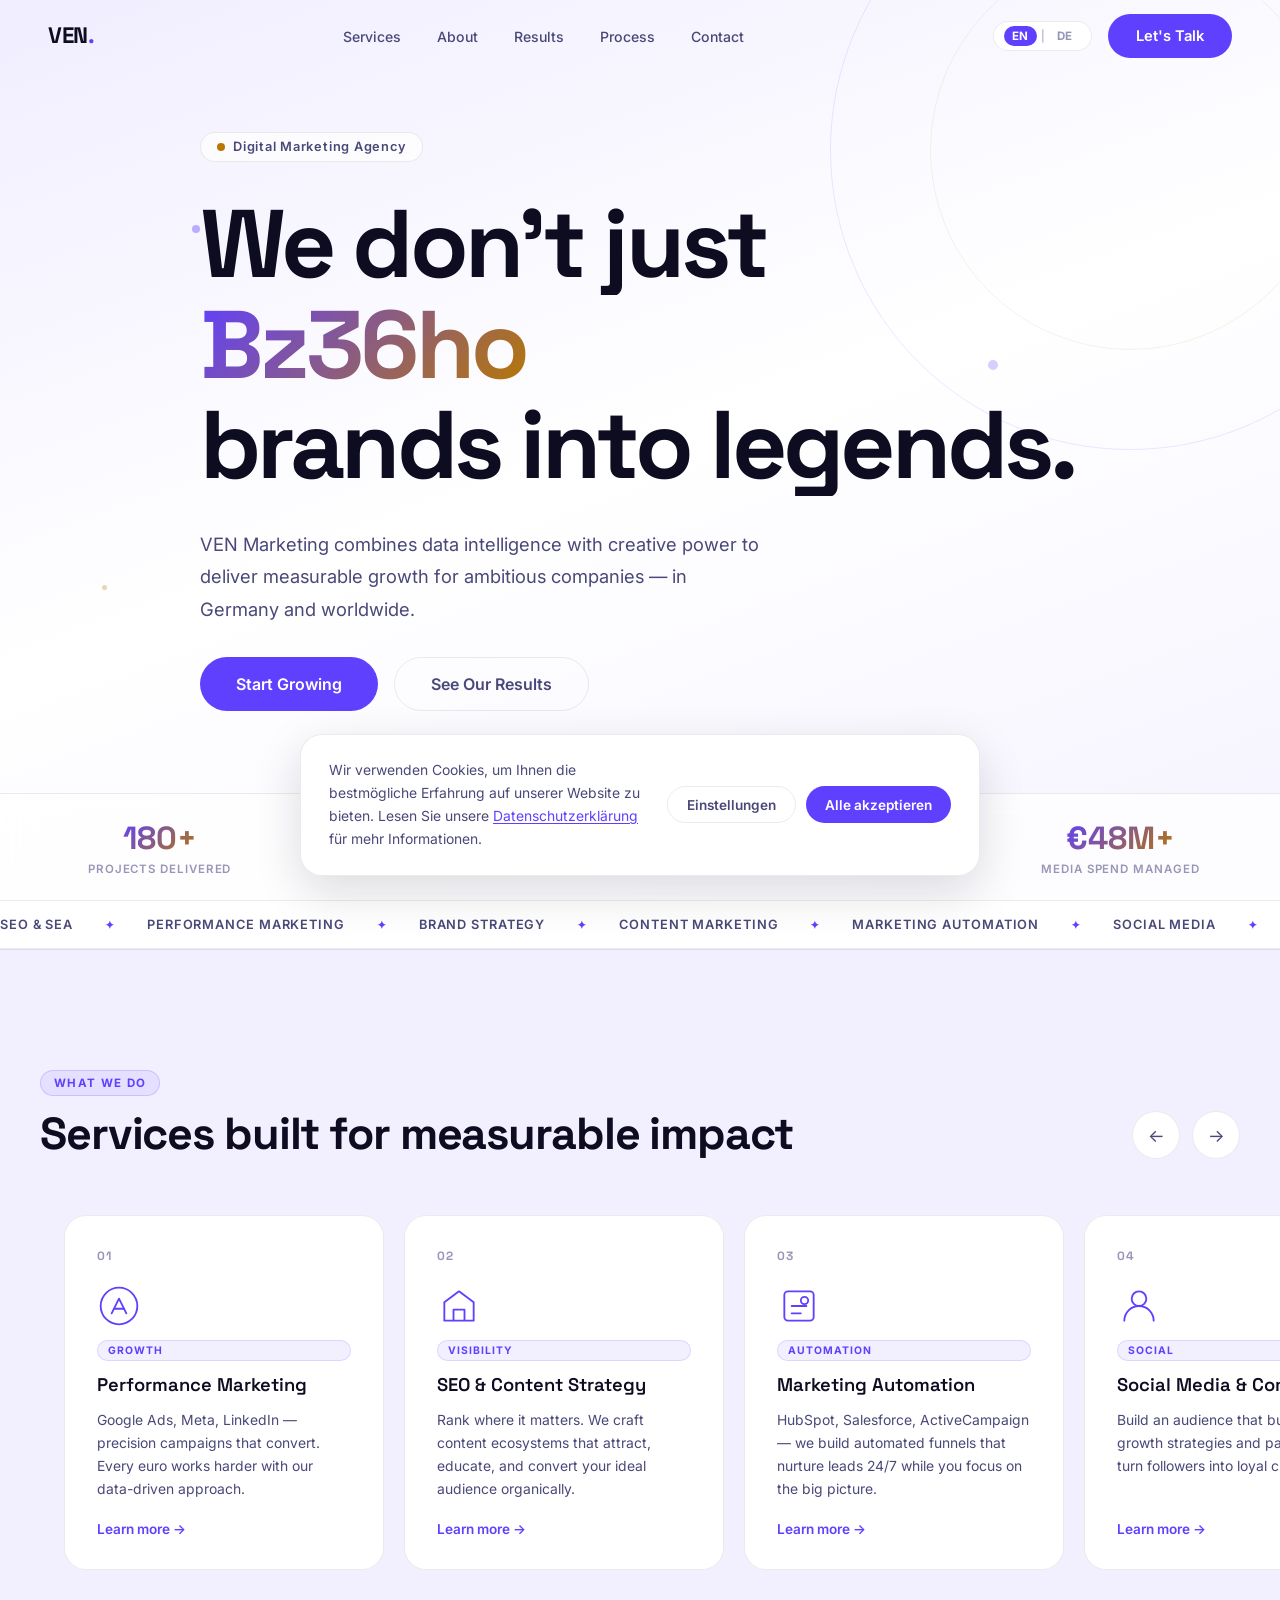
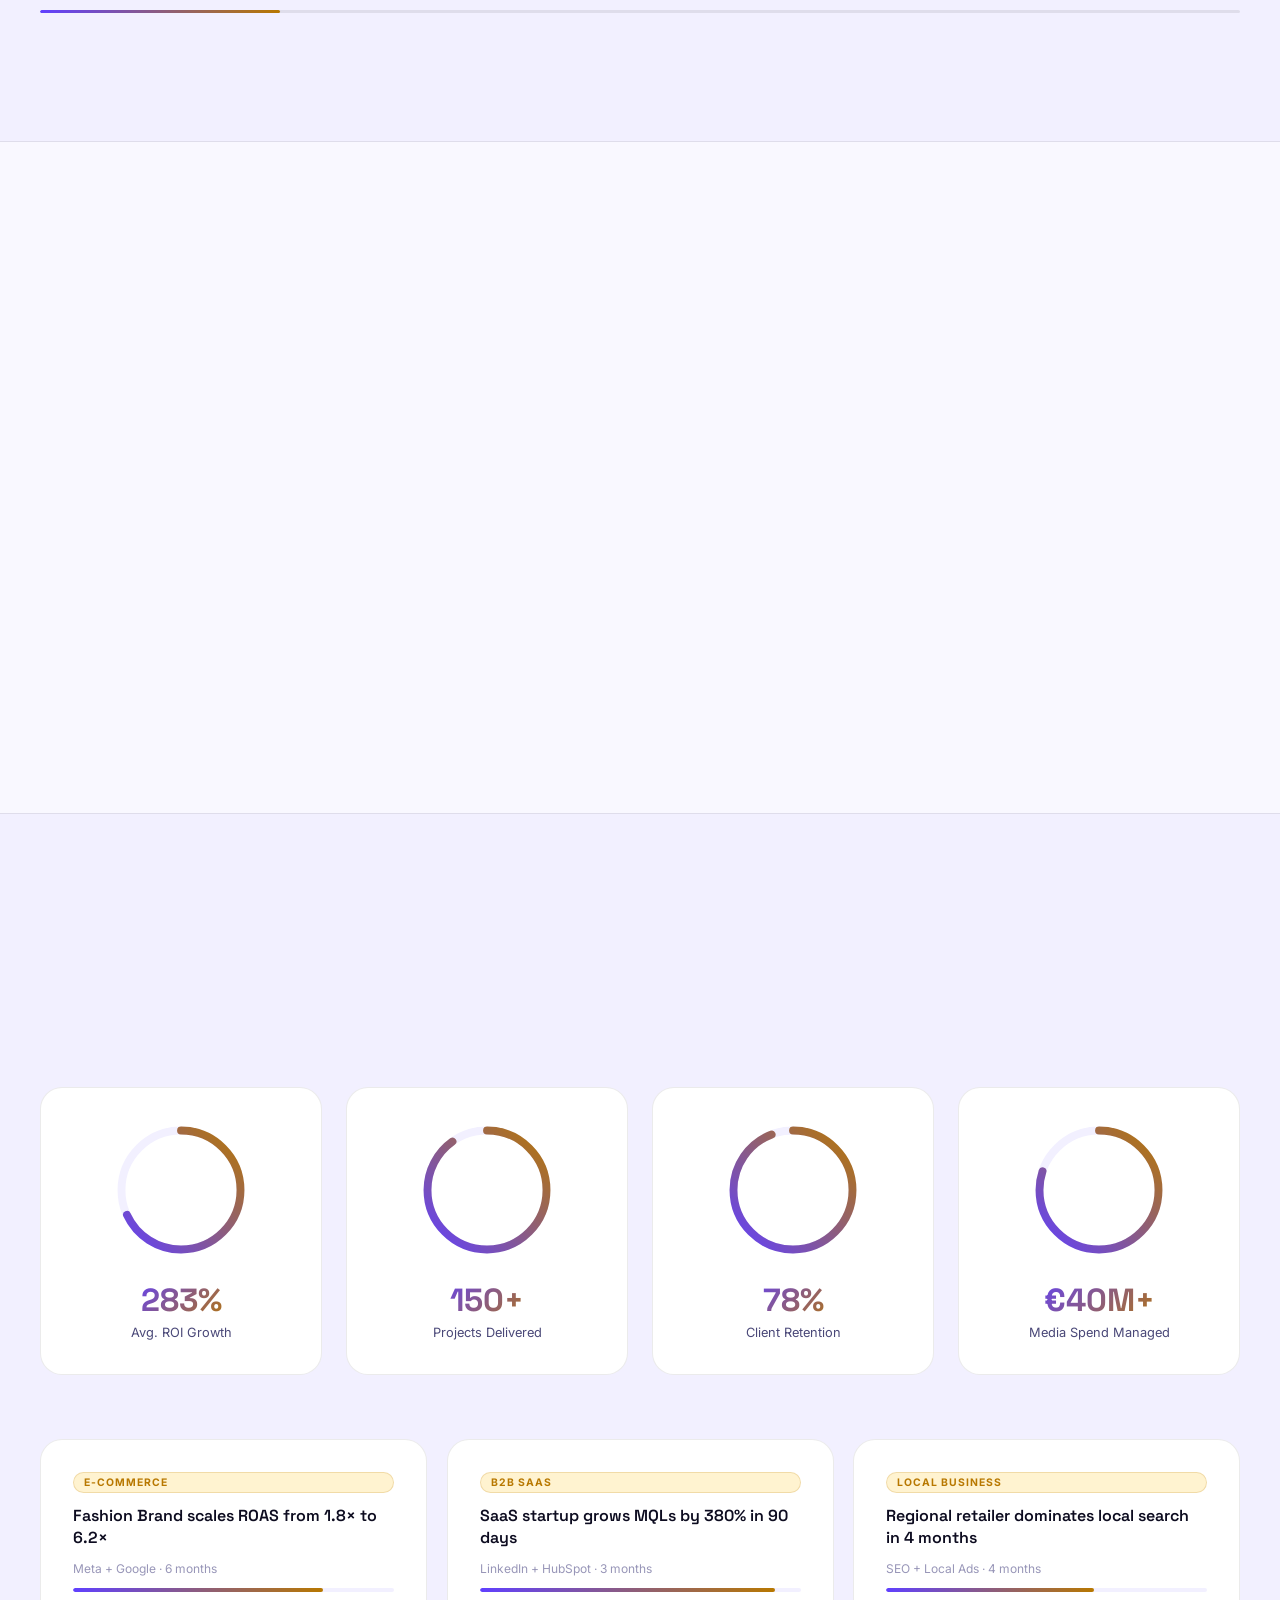
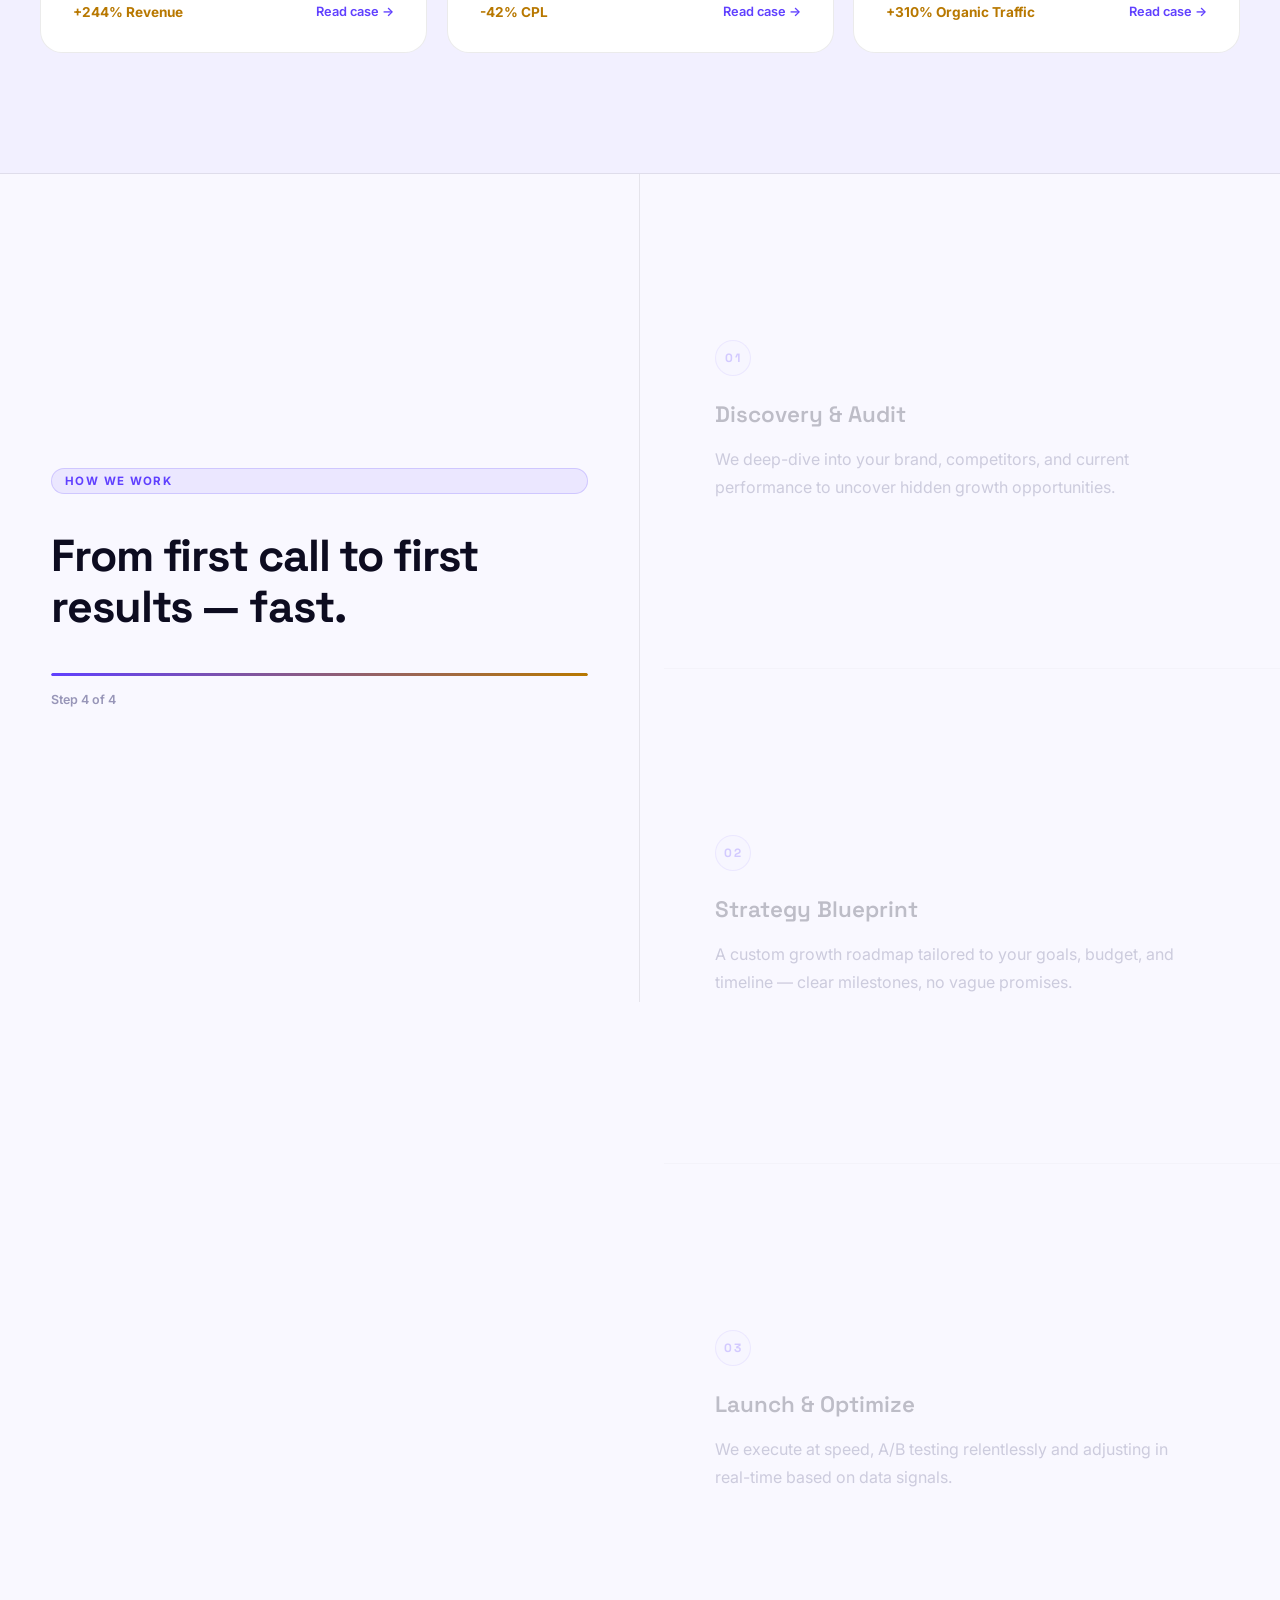
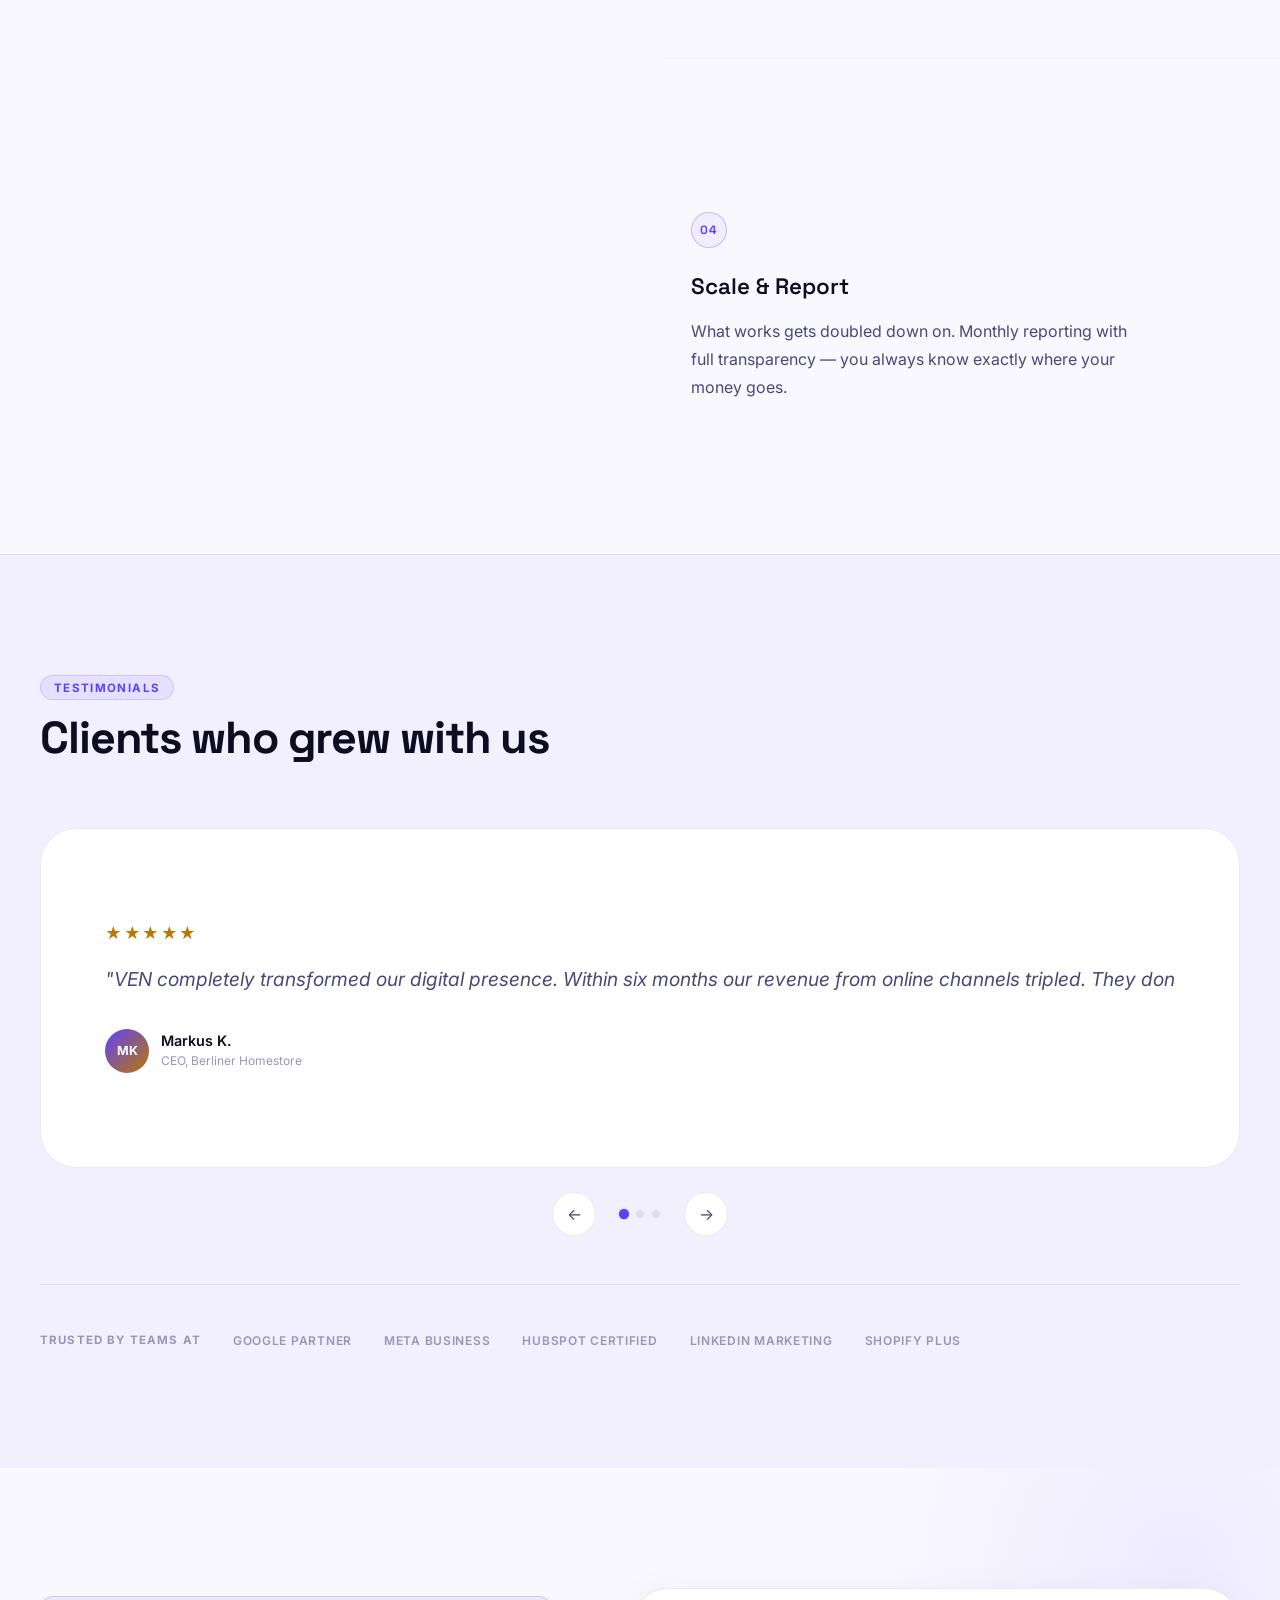
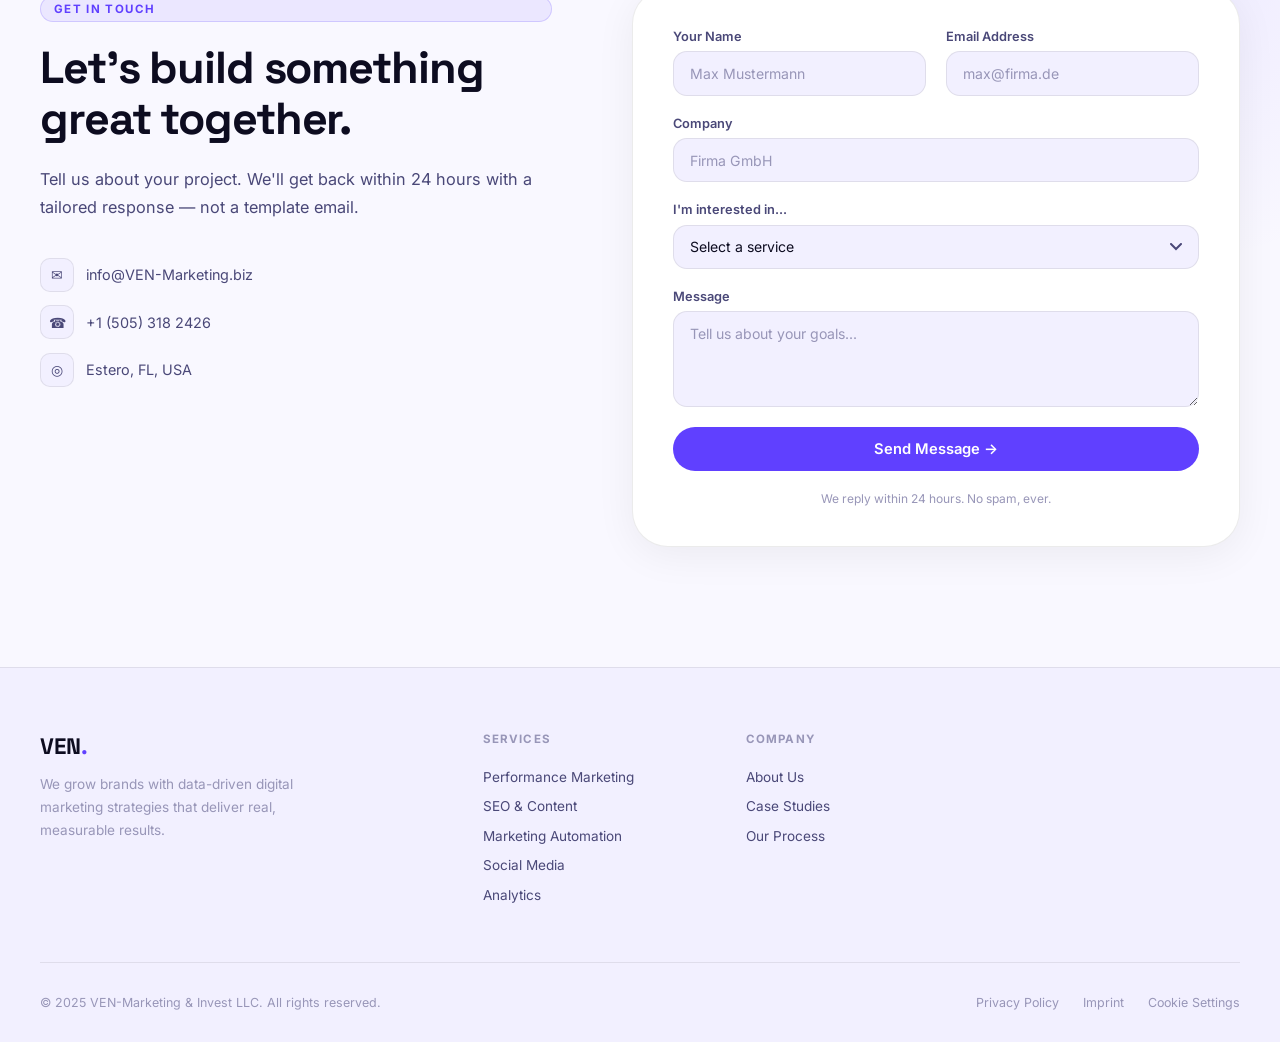
<file: index.html>
<!DOCTYPE html>
<html lang="en">
<head>
  <meta charset="UTF-8" />
  <meta name="viewport" content="width=device-width, initial-scale=1.0" />
  <title>VEN Marketing — We Grow Brands</title>
  <meta name="description" content="VEN Marketing — Digital strategy, performance marketing, and brand growth." />
  <link rel="stylesheet" href="css/style.css" />
  <link rel="stylesheet" href="css/legal.css" />
  <link rel="preconnect" href="https://fonts.googleapis.com" />
  <link rel="preconnect" href="https://fonts.gstatic.com" crossorigin />
  <link href="https://fonts.googleapis.com/css2?family=Inter:wght@300;400;500;600;700&family=Space+Grotesk:wght@400;500;600;700&display=swap" rel="stylesheet" />
</head>
<body>

<!-- Blob cursor -->
<div class="blob" id="blob"></div>

<!-- Loader -->
<div class="loader" id="loader">
  <div class="loader__inner">
    <div class="loader__logo">VEN<span>.</span></div>
    <div class="loader__bar"><div class="loader__fill" id="loaderFill"></div></div>
  </div>
</div>

<!-- NAV -->
<nav class="nav" id="nav">
  <a href="#hero" class="nav__logo">VEN<span class="nav__dot">.</span></a>
  <ul class="nav__links">
    <li><a href="#services" class="nav__link" data-en="Services" data-de="Leistungen">Services</a></li>
    <li><a href="#about"    class="nav__link" data-en="About"    data-de="Über uns">About</a></li>
    <li><a href="#results"  class="nav__link" data-en="Results"  data-de="Ergebnisse">Results</a></li>
    <li><a href="#process"  class="nav__link" data-en="Process"  data-de="Prozess">Process</a></li>
    <li><a href="#contact"  class="nav__link" data-en="Contact"  data-de="Kontakt">Contact</a></li>
  </ul>
  <div class="nav__right">
    <button class="lang-toggle" id="langToggle" aria-label="Toggle language">
      <span class="lang-toggle__opt active" data-lang="en">EN</span>
      <span class="lang-toggle__sep">|</span>
      <span class="lang-toggle__opt" data-lang="de">DE</span>
    </button>
    <a href="#contact" class="btn btn--primary magnetic" data-en="Let's Talk" data-de="Gespräch">Let's Talk</a>
    <button class="nav__burger" id="burger" aria-label="Menu">
      <span></span><span></span><span></span>
    </button>
  </div>
</nav>

<div class="mobile-menu" id="mobileMenu">
  <ul>
    <li><a href="#services" data-en="Services" data-de="Leistungen">Services</a></li>
    <li><a href="#about"    data-en="About"    data-de="Über uns">About</a></li>
    <li><a href="#results"  data-en="Results"  data-de="Ergebnisse">Results</a></li>
    <li><a href="#process"  data-en="Process"  data-de="Prozess">Process</a></li>
    <li><a href="#contact"  data-en="Contact"  data-de="Kontakt">Contact</a></li>
  </ul>
  <a href="#contact" class="btn btn--primary" data-en="Let's Talk" data-de="Gespräch starten">Let's Talk</a>
</div>

<!-- ══ HERO ══════════════════════════════════════════════════════ -->
<section class="hero" id="hero">
  <div class="hero__ring hero__ring--1"></div>
  <div class="hero__ring hero__ring--2"></div>
  <div class="hero__dot hero__dot--a"></div>
  <div class="hero__dot hero__dot--b"></div>
  <div class="hero__dot hero__dot--c"></div>

  <div class="hero__body" id="heroBody">
    <div class="hero__badge">
      <span class="hero__pulse"></span>
      <span data-en="Digital Marketing Agency" data-de="Digitale Marketing-Agentur">Digital Marketing Agency</span>
    </div>

    <h1 class="hero__title" id="heroParallax">
      <span class="hero__row" data-depth="0.2">
        <span class="hero__row-text" data-en="We don't just" data-de="Wir machen nicht nur">We don't just</span>
      </span>
      <span class="hero__row hero__row--word" data-depth="0.6">
        <span class="hero__word-slot">
          <span class="hero__word" id="heroWord">ignite</span>
        </span>
      </span>
      <span class="hero__row" data-depth="0.15">
        <span class="hero__row-text" data-en="brands into legends." data-de="Marken zu Legenden.">brands into legends.</span>
      </span>
    </h1>

    <p class="hero__sub"
       data-en="VEN Marketing combines data intelligence with creative power to deliver measurable growth for ambitious companies — in Germany and worldwide."
       data-de="VEN Marketing verbindet Datenintelligenz mit kreativer Stärke, um messbares Wachstum für ambitionierte Unternehmen zu erzielen — in Deutschland und weltweit.">
      VEN Marketing combines data intelligence with creative power to deliver measurable growth for ambitious companies — in Germany and worldwide.
    </p>

    <div class="hero__actions">
      <a href="#contact" class="btn btn--primary btn--lg magnetic" data-en="Start Growing" data-de="Wachstum starten">Start Growing</a>
      <a href="#results" class="btn btn--ghost btn--lg magnetic"   data-en="See Our Results" data-de="Unsere Ergebnisse">See Our Results</a>
    </div>
  </div>

  <div class="hero__stats">
    <div class="hero__stat">
      <span class="hero__stat-val"><span class="count" data-target="180">0</span>+</span>
      <span class="hero__stat-lbl" data-en="Projects Delivered"   data-de="Projekte">Projects Delivered</span>
    </div>
    <div class="hero__stat-sep"></div>
    <div class="hero__stat">
      <span class="hero__stat-val"><span class="count" data-target="340">0</span>%</span>
      <span class="hero__stat-lbl" data-en="Avg. ROI Growth"      data-de="Ø ROI-Wachstum">Avg. ROI Growth</span>
    </div>
    <div class="hero__stat-sep"></div>
    <div class="hero__stat">
      <span class="hero__stat-val"><span class="count" data-target="94">0</span>%</span>
      <span class="hero__stat-lbl" data-en="Client Retention"     data-de="Kundenbindung">Client Retention</span>
    </div>
    <div class="hero__stat-sep"></div>
    <div class="hero__stat">
      <span class="hero__stat-val">€<span class="count" data-target="48">0</span>M+</span>
      <span class="hero__stat-lbl" data-en="Media Spend Managed"  data-de="Mediabudget verwaltet">Media Spend Managed</span>
    </div>
  </div>

  <div class="hero__scroll">
    <div class="hero__scroll-mouse">
      <div class="hero__scroll-wheel"></div>
    </div>
    <span data-en="Scroll" data-de="Scrollen">Scroll</span>
  </div>
</section>

<!-- ══ MARQUEE ═══════════════════════════════════════════════════ -->
<div class="marquee">
  <div class="marquee__track">
    <span>SEO &amp; SEA</span><span class="marquee__gem">✦</span>
    <span>Performance Marketing</span><span class="marquee__gem">✦</span>
    <span>Brand Strategy</span><span class="marquee__gem">✦</span>
    <span>Content Marketing</span><span class="marquee__gem">✦</span>
    <span>Marketing Automation</span><span class="marquee__gem">✦</span>
    <span>Social Media</span><span class="marquee__gem">✦</span>
    <span>Analytics &amp; BI</span><span class="marquee__gem">✦</span>
    <span>E-Commerce</span><span class="marquee__gem">✦</span>
    <span>B2B Lead Gen</span><span class="marquee__gem">✦</span>
    <span>SEO &amp; SEA</span><span class="marquee__gem">✦</span>
    <span>Performance Marketing</span><span class="marquee__gem">✦</span>
    <span>Brand Strategy</span><span class="marquee__gem">✦</span>
    <span>Content Marketing</span><span class="marquee__gem">✦</span>
    <span>Marketing Automation</span><span class="marquee__gem">✦</span>
    <span>Social Media</span><span class="marquee__gem">✦</span>
    <span>Analytics &amp; BI</span><span class="marquee__gem">✦</span>
    <span>E-Commerce</span><span class="marquee__gem">✦</span>
    <span>B2B Lead Gen</span><span class="marquee__gem">✦</span>
  </div>
</div>

<!-- ══ SERVICES ══════════════════════════════════════════════════ -->
<section class="services section" id="services">
  <div class="container">
    <div class="services__hd">
      <div>
        <span class="tag" data-en="What We Do" data-de="Was wir tun">What We Do</span>
        <h2 class="section-title" data-en="Services built for measurable impact" data-de="Leistungen für messbaren Erfolg">Services built for measurable impact</h2>
      </div>
      <div class="services__arrows">
        <button class="arrow-btn" id="sliderPrev" aria-label="Previous">←</button>
        <button class="arrow-btn" id="sliderNext" aria-label="Next">→</button>
      </div>
    </div>
  </div>

  <div class="services__slider" id="servicesSlider">
    <div class="services__track" id="servicesTrack">

      <div class="svc-card tilt-card">
        <div class="svc-card__num">01</div>
        <div class="svc-card__icon"><svg viewBox="0 0 48 48" fill="none"><circle cx="24" cy="24" r="20" stroke="currentColor" stroke-width="2"/><path d="M16 32l8-16 8 16" stroke="currentColor" stroke-width="2" stroke-linecap="round" stroke-linejoin="round"/><path d="M18.5 27h11" stroke="currentColor" stroke-width="2" stroke-linecap="round"/></svg></div>
        <span class="svc-tag" data-en="Growth" data-de="Wachstum">Growth</span>
        <h3 data-en="Performance Marketing" data-de="Performance Marketing">Performance Marketing</h3>
        <p data-en="Google Ads, Meta, LinkedIn — precision campaigns that convert. Every euro works harder with our data-driven approach." data-de="Google Ads, Meta, LinkedIn — präzise Kampagnen, die konvertieren. Jeder Euro arbeitet härter mit unserem datengetriebenen Ansatz.">Google Ads, Meta, LinkedIn — precision campaigns that convert. Every euro works harder with our data-driven approach.</p>
        <a href="#contact" class="svc-link" data-en="Learn more →" data-de="Mehr erfahren →">Learn more →</a>
      </div>

      <div class="svc-card tilt-card">
        <div class="svc-card__num">02</div>
        <div class="svc-card__icon"><svg viewBox="0 0 48 48" fill="none"><path d="M8 40V20l16-12 16 12v20H8z" stroke="currentColor" stroke-width="2" stroke-linejoin="round"/><path d="M18 40v-12h12v12" stroke="currentColor" stroke-width="2" stroke-linejoin="round"/></svg></div>
        <span class="svc-tag" data-en="Visibility" data-de="Sichtbarkeit">Visibility</span>
        <h3 data-en="SEO &amp; Content Strategy" data-de="SEO &amp; Content-Strategie">SEO &amp; Content Strategy</h3>
        <p data-en="Rank where it matters. We craft content ecosystems that attract, educate, and convert your ideal audience organically." data-de="Ranking wo es zählt. Wir entwickeln Content-Ökosysteme, die Ihre Zielgruppe organisch anziehen, informieren und konvertieren.">Rank where it matters. We craft content ecosystems that attract, educate, and convert your ideal audience organically.</p>
        <a href="#contact" class="svc-link" data-en="Learn more →" data-de="Mehr erfahren →">Learn more →</a>
      </div>

      <div class="svc-card tilt-card">
        <div class="svc-card__num">03</div>
        <div class="svc-card__icon"><svg viewBox="0 0 48 48" fill="none"><rect x="8" y="8" width="32" height="32" rx="4" stroke="currentColor" stroke-width="2"/><path d="M16 24h16M16 32h10" stroke="currentColor" stroke-width="2" stroke-linecap="round"/><circle cx="30" cy="18" r="4" stroke="currentColor" stroke-width="2"/></svg></div>
        <span class="svc-tag" data-en="Automation" data-de="Automatisierung">Automation</span>
        <h3 data-en="Marketing Automation" data-de="Marketing-Automatisierung">Marketing Automation</h3>
        <p data-en="HubSpot, Salesforce, ActiveCampaign — we build automated funnels that nurture leads 24/7 while you focus on the big picture." data-de="HubSpot, Salesforce, ActiveCampaign — wir bauen automatisierte Funnels, die Leads rund um die Uhr pflegen.">HubSpot, Salesforce, ActiveCampaign — we build automated funnels that nurture leads 24/7 while you focus on the big picture.</p>
        <a href="#contact" class="svc-link" data-en="Learn more →" data-de="Mehr erfahren →">Learn more →</a>
      </div>

      <div class="svc-card tilt-card">
        <div class="svc-card__num">04</div>
        <div class="svc-card__icon"><svg viewBox="0 0 48 48" fill="none"><circle cx="24" cy="16" r="8" stroke="currentColor" stroke-width="2"/><path d="M8 40c0-8.837 7.163-16 16-16s16 7.163 16 16" stroke="currentColor" stroke-width="2" stroke-linecap="round"/></svg></div>
        <span class="svc-tag" data-en="Social" data-de="Sozial">Social</span>
        <h3 data-en="Social Media &amp; Community" data-de="Social Media &amp; Community">Social Media &amp; Community</h3>
        <p data-en="Build an audience that buys. Organic growth strategies and paid social that turn followers into loyal customers." data-de="Bauen Sie ein Publikum auf, das kauft. Organische Wachstumsstrategien und Paid Social, das Follower in treue Kunden verwandelt.">Build an audience that buys. Organic growth strategies and paid social that turn followers into loyal customers.</p>
        <a href="#contact" class="svc-link" data-en="Learn more →" data-de="Mehr erfahren →">Learn more →</a>
      </div>

      <div class="svc-card tilt-card">
        <div class="svc-card__num">05</div>
        <div class="svc-card__icon"><svg viewBox="0 0 48 48" fill="none"><path d="M12 36l8-8 6 6 8-12 8 14H4" stroke="currentColor" stroke-width="2" stroke-linecap="round" stroke-linejoin="round"/></svg></div>
        <span class="svc-tag" data-en="Intelligence" data-de="Intelligenz">Intelligence</span>
        <h3 data-en="Analytics &amp; Data Strategy" data-de="Analytics &amp; Datenstrategie">Analytics &amp; Data Strategy</h3>
        <p data-en="From GA4 to custom BI dashboards — we turn your data into decisions that drive growth and eliminate guesswork." data-de="Von GA4 bis zu individuellen BI-Dashboards — wir verwandeln Ihre Daten in Entscheidungen, die Wachstum antreiben.">From GA4 to custom BI dashboards — we turn your data into decisions that drive growth and eliminate guesswork.</p>
        <a href="#contact" class="svc-link" data-en="Learn more →" data-de="Mehr erfahren →">Learn more →</a>
      </div>

      <div class="svc-card svc-card--cta tilt-card">
        <div class="svc-card__num">✦</div>
        <h3 data-en="Ready to scale your brand?" data-de="Bereit, Ihre Marke zu skalieren?">Ready to scale your brand?</h3>
        <p data-en="Let's build your custom growth strategy." data-de="Lassen Sie uns Ihre individuelle Wachstumsstrategie entwickeln.">Let's build your custom growth strategy.</p>
        <a href="#contact" class="btn btn--white magnetic" data-en="Get Free Audit" data-de="Kostenloses Audit">Get Free Audit</a>
      </div>

    </div>
  </div>

  <div class="slider-progress-wrap container">
    <div class="slider-progress-track"><div class="slider-progress-fill" id="sliderProgress"></div></div>
  </div>
</section>

<!-- ══ ABOUT ══════════════════════════════════════════════════════ -->
<section class="about section" id="about">
  <div class="container">
    <div class="about__grid">
      <div class="about__left">
        <span class="tag" data-en="About VEN" data-de="Über VEN">About VEN</span>
        <h2 class="section-title" data-en="We speak the language of growth — fluently." data-de="Wir sprechen die Sprache des Wachstums — fließend.">We speak the language of growth — fluently.</h2>
        <p class="about__text"
           data-en="VEN Marketing was founded on a simple belief: great marketing is equal parts art and science. We combine creative storytelling with ruthless analytical discipline to build campaigns that don't just look good — they perform."
           data-de="VEN Marketing wurde auf einer einfachen Überzeugung gegründet: Großartiges Marketing ist zu gleichen Teilen Kunst und Wissenschaft. Wir verbinden kreatives Storytelling mit analytischer Disziplin.">
          VEN Marketing was founded on a simple belief: great marketing is equal parts art and science. We combine creative storytelling with ruthless analytical discipline to build campaigns that don't just look good — they perform.
        </p>
        <div class="about__pills">
          <span class="pill" data-en="Data-Driven"  data-de="Datengetrieben">Data-Driven</span>
          <span class="pill" data-en="Full-Funnel"  data-de="Full-Funnel">Full-Funnel</span>
          <span class="pill" data-en="Transparent"  data-de="Transparent">Transparent</span>
          <span class="pill" data-en="ROI-Focused"  data-de="ROI-fokussiert">ROI-Focused</span>
        </div>
        <a href="#contact" class="btn btn--primary magnetic" data-en="Meet the Team" data-de="Das Team kennenlernen">Meet the Team</a>
      </div>
      <div class="about__right">
        <div class="about__big-card tilt-card">
          <div class="about__big-num">12</div>
          <div class="about__big-label" data-en="Years of mastery" data-de="Jahre Expertise">Years of mastery</div>
          <div class="about__big-sub" data-en="12 countries · 180+ projects · 94% retention" data-de="12 Länder · 180+ Projekte · 94% Bindungsrate">12 countries · 180+ projects · 94% retention</div>
        </div>
        <div class="about__mini-cards">
          <div class="about__mini tilt-card"><span>🏆</span><div><strong data-en="Top Agency 2024" data-de="Top-Agentur 2024">Top Agency 2024</strong><span data-en="Clutch Verified" data-de="Clutch verifiziert">Clutch Verified</span></div></div>
          <div class="about__mini tilt-card"><span>🌍</span><div><strong data-en="12 Countries" data-de="12 Länder">12 Countries</strong><span data-en="Active Clients" data-de="Aktive Kunden">Active Clients</span></div></div>
        </div>
      </div>
    </div>
  </div>
</section>

<!-- ══ RESULTS ════════════════════════════════════════════════════ -->
<section class="results section" id="results">
  <div class="container">
    <div class="section-header">
      <span class="tag" data-en="Proven Results" data-de="Bewiesene Ergebnisse">Proven Results</span>
      <h2 class="section-title" data-en="Numbers that speak for themselves" data-de="Zahlen, die für sich selbst sprechen">Numbers that speak for themselves</h2>
    </div>

    <div class="rings-grid">
      <div class="ring-card" data-target="340" data-max="500" data-suffix="%">
        <svg class="ring-svg" viewBox="0 0 160 160"><defs><linearGradient id="rg1" x1="0%" y1="0%" x2="100%" y2="100%"><stop offset="0%" stop-color="#6040ff"/><stop offset="100%" stop-color="#b87800"/></linearGradient></defs><circle class="ring-bg" cx="80" cy="80" r="68"/><circle class="ring-fill" cx="80" cy="80" r="68" stroke="url(#rg1)"/></svg>
        <div class="ring-body"><div class="ring-num"><span class="ring-count">0</span>%</div><div class="ring-lbl" data-en="Avg. ROI Growth" data-de="Ø ROI-Wachstum">Avg. ROI Growth</div></div>
      </div>
      <div class="ring-card" data-target="180" data-max="200" data-suffix="+">
        <svg class="ring-svg" viewBox="0 0 160 160"><defs><linearGradient id="rg2" x1="0%" y1="0%" x2="100%" y2="100%"><stop offset="0%" stop-color="#6040ff"/><stop offset="100%" stop-color="#b87800"/></linearGradient></defs><circle class="ring-bg" cx="80" cy="80" r="68"/><circle class="ring-fill" cx="80" cy="80" r="68" stroke="url(#rg2)"/></svg>
        <div class="ring-body"><div class="ring-num"><span class="ring-count">0</span>+</div><div class="ring-lbl" data-en="Projects Delivered" data-de="Projekte abgeschlossen">Projects Delivered</div></div>
      </div>
      <div class="ring-card" data-target="94" data-max="100" data-suffix="%">
        <svg class="ring-svg" viewBox="0 0 160 160"><defs><linearGradient id="rg3" x1="0%" y1="0%" x2="100%" y2="100%"><stop offset="0%" stop-color="#6040ff"/><stop offset="100%" stop-color="#b87800"/></linearGradient></defs><circle class="ring-bg" cx="80" cy="80" r="68"/><circle class="ring-fill" cx="80" cy="80" r="68" stroke="url(#rg3)"/></svg>
        <div class="ring-body"><div class="ring-num"><span class="ring-count">0</span>%</div><div class="ring-lbl" data-en="Client Retention" data-de="Kundenbindungsrate">Client Retention</div></div>
      </div>
      <div class="ring-card" data-target="48" data-max="60" data-suffix="M+">
        <svg class="ring-svg" viewBox="0 0 160 160"><defs><linearGradient id="rg4" x1="0%" y1="0%" x2="100%" y2="100%"><stop offset="0%" stop-color="#6040ff"/><stop offset="100%" stop-color="#b87800"/></linearGradient></defs><circle class="ring-bg" cx="80" cy="80" r="68"/><circle class="ring-fill" cx="80" cy="80" r="68" stroke="url(#rg4)"/></svg>
        <div class="ring-body"><div class="ring-num">€<span class="ring-count">0</span>M+</div><div class="ring-lbl" data-en="Media Spend Managed" data-de="Verwaltetes Mediabudget">Media Spend Managed</div></div>
      </div>
    </div>

    <div class="cases-grid">
      <div class="case-card tilt-card">
        <div class="case-tag" data-en="E-Commerce" data-de="E-Commerce">E-Commerce</div>
        <h3 data-en="Fashion Brand scales ROAS from 1.8× to 6.2×" data-de="Fashion-Brand skaliert ROAS von 1,8× auf 6,2×">Fashion Brand scales ROAS from 1.8× to 6.2×</h3>
        <p class="case-meta" data-en="Meta + Google · 6 months" data-de="Meta + Google · 6 Monate">Meta + Google · 6 months</p>
        <div class="case-bar"><div class="case-bar-fill" style="--w:78%"></div></div>
        <div class="case-foot"><span class="case-kpi">+244% Revenue</span><a href="#contact" class="case-lnk" data-en="Read case →" data-de="Fallstudie →">Read case →</a></div>
      </div>
      <div class="case-card tilt-card">
        <div class="case-tag" data-en="B2B SaaS" data-de="B2B SaaS">B2B SaaS</div>
        <h3 data-en="SaaS startup grows MQLs by 380% in 90 days" data-de="SaaS-Startup steigert MQLs um 380% in 90 Tagen">SaaS startup grows MQLs by 380% in 90 days</h3>
        <p class="case-meta" data-en="LinkedIn + HubSpot · 3 months" data-de="LinkedIn + HubSpot · 3 Monate">LinkedIn + HubSpot · 3 months</p>
        <div class="case-bar"><div class="case-bar-fill" style="--w:92%"></div></div>
        <div class="case-foot"><span class="case-kpi">-42% CPL</span><a href="#contact" class="case-lnk" data-en="Read case →" data-de="Fallstudie →">Read case →</a></div>
      </div>
      <div class="case-card tilt-card">
        <div class="case-tag" data-en="Local Business" data-de="Lokales Unternehmen">Local Business</div>
        <h3 data-en="Regional retailer dominates local search in 4 months" data-de="Regionaler Händler dominiert lokale Suche in 4 Monaten">Regional retailer dominates local search in 4 months</h3>
        <p class="case-meta" data-en="SEO + Local Ads · 4 months" data-de="SEO + Local Ads · 4 Monate">SEO + Local Ads · 4 months</p>
        <div class="case-bar"><div class="case-bar-fill" style="--w:65%"></div></div>
        <div class="case-foot"><span class="case-kpi">+310% Organic Traffic</span><a href="#contact" class="case-lnk" data-en="Read case →" data-de="Fallstudie →">Read case →</a></div>
      </div>
    </div>
  </div>
</section>

<!-- ══ PROCESS (sticky) ═══════════════════════════════════════════ -->
<section class="process" id="process">
  <div class="process__inner">
    <div class="process__sticky">
      <span class="tag" data-en="How We Work" data-de="Wie wir arbeiten">How We Work</span>
      <h2 class="section-title" data-en="From first call to first results — fast." data-de="Vom ersten Gespräch zu ersten Ergebnissen — schnell.">From first call to first results — fast.</h2>
      <div class="process__prog-wrap">
        <div class="process__prog-track"><div class="process__prog-fill" id="procFill"></div></div>
        <span class="process__prog-lbl" id="procLbl" data-en="Step 1 of 4" data-de="Schritt 1 von 4">Step 1 of 4</span>
      </div>
    </div>
    <div class="process__steps" id="procSteps">
      <div class="process__step" data-step="1">
        <div class="process__step-num">01</div>
        <h3 data-en="Discovery &amp; Audit" data-de="Discovery &amp; Audit">Discovery &amp; Audit</h3>
        <p data-en="We deep-dive into your brand, competitors, and current performance to uncover hidden growth opportunities." data-de="Wir analysieren intensiv Ihre Marke, Mitbewerber und aktuelle Performance, um verborgene Wachstumschancen zu entdecken.">We deep-dive into your brand, competitors, and current performance to uncover hidden growth opportunities.</p>
      </div>
      <div class="process__step" data-step="2">
        <div class="process__step-num">02</div>
        <h3 data-en="Strategy Blueprint" data-de="Strategie-Blueprint">Strategy Blueprint</h3>
        <p data-en="A custom growth roadmap tailored to your goals, budget, and timeline — clear milestones, no vague promises." data-de="Eine individuelle Wachstums-Roadmap, abgestimmt auf Ihre Ziele, Budget und Zeitplan — klare Meilensteine.">A custom growth roadmap tailored to your goals, budget, and timeline — clear milestones, no vague promises.</p>
      </div>
      <div class="process__step" data-step="3">
        <div class="process__step-num">03</div>
        <h3 data-en="Launch &amp; Optimize" data-de="Start &amp; Optimierung">Launch &amp; Optimize</h3>
        <p data-en="We execute at speed, A/B testing relentlessly and adjusting in real-time based on data signals." data-de="Wir arbeiten schnell, testen kontinuierlich A/B und passen in Echtzeit auf Basis von Datensignalen an.">We execute at speed, A/B testing relentlessly and adjusting in real-time based on data signals.</p>
      </div>
      <div class="process__step" data-step="4">
        <div class="process__step-num">04</div>
        <h3 data-en="Scale &amp; Report" data-de="Skalierung &amp; Reporting">Scale &amp; Report</h3>
        <p data-en="What works gets doubled down on. Monthly reporting with full transparency — you always know exactly where your money goes." data-de="Was funktioniert, wird ausgebaut. Monatliches Reporting mit voller Transparenz — Sie wissen immer genau, wo Ihr Geld hingeht.">What works gets doubled down on. Monthly reporting with full transparency — you always know exactly where your money goes.</p>
      </div>
    </div>
  </div>
</section>

<!-- ══ TESTIMONIALS (carousel) ═══════════════════════════════════ -->
<section class="testimonials section" id="testimonials">
  <div class="container">
    <div class="section-header">
      <span class="tag" data-en="Testimonials" data-de="Referenzen">Testimonials</span>
      <h2 class="section-title" data-en="Clients who grew with us" data-de="Kunden, die mit uns gewachsen sind">Clients who grew with us</h2>
    </div>

    <div class="carousel">
      <div class="carousel__track" id="carouselTrack">
        <div class="carousel__slide active">
          <div class="carousel__stars">★★★★★</div>
          <p class="carousel__text" data-en='"VEN completely transformed our digital presence. Within six months our revenue from online channels tripled. They don't just run campaigns — they become true partners in your growth."' data-de='"VEN hat unsere digitale Präsenz komplett verändert. Innerhalb von sechs Monaten verdreifachte sich unser Online-Umsatz. Sie werden echte Partner in Ihrem Wachstum."'>"VEN completely transformed our digital presence. Within six months our revenue from online channels tripled. They don't just run campaigns — they become true partners in your growth."</p>
          <div class="carousel__author"><div class="carousel__avatar">MK</div><div><strong>Markus K.</strong><span data-en="CEO, Berliner Homestore" data-de="CEO, Berliner Homestore">CEO, Berliner Homestore</span></div></div>
        </div>
        <div class="carousel__slide">
          <div class="carousel__stars">★★★★★</div>
          <p class="carousel__text" data-en='"The team at VEN is incredibly sharp. They found inefficiencies in our ad spend we never knew existed and reinvested those savings into channels that actually moved the needle."' data-de='"Das Team von VEN ist unglaublich scharf. Sie entdeckten Ineffizienzen in unserem Werbebudget, die wir nie kannten, und reinvestierten diese Einsparungen in Kanäle, die wirklich etwas bewirkten."'>"The team at VEN is incredibly sharp. They found inefficiencies in our ad spend we never knew existed and reinvested those savings into channels that actually moved the needle."</p>
          <div class="carousel__author"><div class="carousel__avatar">SL</div><div><strong>Sophie L.</strong><span data-en="CMO, TechFlow GmbH" data-de="CMO, TechFlow GmbH">CMO, TechFlow GmbH</span></div></div>
        </div>
        <div class="carousel__slide">
          <div class="carousel__stars">★★★★★</div>
          <p class="carousel__text" data-en='"Finally an agency that speaks plain language and delivers real results. No buzzwords, no black boxes — just clear strategy and measurable outcomes."' data-de='"Endlich eine Agentur, die klar spricht und echte Ergebnisse liefert. Keine Buzzwords, keine Black Boxes — nur klare Strategie und messbare Ergebnisse."'>"Finally an agency that speaks plain language and delivers real results. No buzzwords, no black boxes — just clear strategy and measurable outcomes."</p>
          <div class="carousel__author"><div class="carousel__avatar">RH</div><div><strong>Ralf H.</strong><span data-en="Founder, Alpina Sports" data-de="Gründer, Alpina Sports">Founder, Alpina Sports</span></div></div>
        </div>
      </div>
      <div class="carousel__controls">
        <button class="carousel__btn" id="carouselPrev">←</button>
        <div class="carousel__dots" id="carouselDots">
          <button class="dot active" data-idx="0"></button>
          <button class="dot" data-idx="1"></button>
          <button class="dot" data-idx="2"></button>
        </div>
        <button class="carousel__btn" id="carouselNext">→</button>
      </div>
    </div>

    <div class="partners">
      <span class="partners__lbl" data-en="Trusted by teams at" data-de="Vertraut von Teams bei">Trusted by teams at</span>
      <div class="partners__list">
        <span class="partner">Google Partner</span>
        <span class="partner">Meta Business</span>
        <span class="partner">HubSpot Certified</span>
        <span class="partner">LinkedIn Marketing</span>
        <span class="partner">Shopify Plus</span>
      </div>
    </div>
  </div>
</section>

<!-- ══ CONTACT ════════════════════════════════════════════════════ -->
<section class="contact section" id="contact">
  <div class="contact__glow"></div>
  <div class="container">
    <div class="contact__grid">
      <div class="contact__left">
        <span class="tag" data-en="Get In Touch" data-de="Kontakt aufnehmen">Get In Touch</span>
        <h2 class="section-title" data-en="Let's build something great together." data-de="Lassen Sie uns gemeinsam etwas Großartiges aufbauen.">Let's build something great together.</h2>
        <p data-en="Tell us about your project. We'll get back within 24 hours with a tailored response — not a template email." data-de="Erzählen Sie uns von Ihrem Projekt. Wir melden uns innerhalb von 24 Stunden mit einer maßgeschneiderten Antwort.">Tell us about your project. We'll get back within 24 hours with a tailored response — not a template email.</p>
        <div class="contact__details">
          <div class="contact__detail"><span>✉</span><a href="mailto:info@VEN-Marketing.biz">info@VEN-Marketing.biz</a></div>
          <div class="contact__detail"><span>☎</span><a href="tel:+15053182426">+1 (505) 318 2426</a></div>
          <div class="contact__detail"><span>◎</span><span data-en="Estero, FL, USA" data-de="Estero, FL, USA">Estero, FL, USA</span></div>
        </div>
      </div>
      <div class="contact__right">
        <form class="contact-form" id="contactForm" novalidate>
          <input type="hidden" name="access_key" value="c3770846-342c-4444-aac4-150a7f4c092c" />
          <input type="checkbox" name="botcheck" style="display:none" />
          <div class="form-row">
            <div class="form-group">
              <label data-en="Your Name" data-de="Ihr Name">Your Name</label>
              <input type="text" name="name" required placeholder="Max Mustermann" />
            </div>
            <div class="form-group">
              <label data-en="Email Address" data-de="E-Mail-Adresse">Email Address</label>
              <input type="email" name="email" required placeholder="max@firma.de" />
            </div>
          </div>
          <div class="form-group">
            <label data-en="Company" data-de="Unternehmen">Company</label>
            <input type="text" name="company" placeholder="Firma GmbH" />
          </div>
          <div class="form-group">
            <label data-en="I'm interested in..." data-de="Ich interessiere mich für...">I'm interested in...</label>
            <select name="service">
              <option value=""             data-en="Select a service"       data-de="Leistung auswählen">Select a service</option>
              <option value="performance"  data-en="Performance Marketing"  data-de="Performance Marketing">Performance Marketing</option>
              <option value="seo"          data-en="SEO &amp; Content"      data-de="SEO &amp; Content">SEO &amp; Content</option>
              <option value="automation"   data-en="Marketing Automation"   data-de="Marketing-Automatisierung">Marketing Automation</option>
              <option value="social"       data-en="Social Media"           data-de="Social Media">Social Media</option>
              <option value="analytics"    data-en="Analytics"              data-de="Analytics">Analytics</option>
              <option value="other"        data-en="Something else"         data-de="Etwas anderes">Something else</option>
            </select>
          </div>
          <div class="form-group">
            <label data-en="Message" data-de="Nachricht">Message</label>
            <textarea name="message" rows="4" placeholder="Tell us about your goals..."></textarea>
          </div>
          <button type="submit" class="btn btn--primary btn--full magnetic" data-en="Send Message →" data-de="Nachricht senden →">Send Message →</button>
          <p class="form-note" data-en="We reply within 24 hours. No spam, ever." data-de="Antwort innerhalb von 24 Stunden. Kein Spam.">We reply within 24 hours. No spam, ever.</p>
        </form>
        <div class="form-success" id="formSuccess">
          <div class="form-success__icon">✓</div>
          <h3 data-en="Message sent!" data-de="Nachricht gesendet!">Message sent!</h3>
          <p data-en="We'll be in touch within 24 hours." data-de="Wir melden uns innerhalb von 24 Stunden.">We'll be in touch within 24 hours.</p>
        </div>
      </div>
    </div>
  </div>
</section>

<!-- ══ FOOTER ═════════════════════════════════════════════════════ -->
<footer class="footer">
  <div class="container">
    <div class="footer__top">
      <div class="footer__brand">
        <span class="footer__logo">VEN<span class="footer__dot">.</span></span>
        <p data-en="We grow brands with data-driven digital marketing strategies that deliver real, measurable results." data-de="Wir entwickeln Marken mit datengetriebenen Marketingstrategien, die echte, messbare Ergebnisse liefern.">We grow brands with data-driven digital marketing strategies that deliver real, measurable results.</p>
      </div>
      <div class="footer__cols">
        <div class="footer__col">
          <h4 data-en="Services" data-de="Leistungen">Services</h4>
          <ul>
            <li><a href="#services" data-en="Performance Marketing" data-de="Performance Marketing">Performance Marketing</a></li>
            <li><a href="#services" data-en="SEO &amp; Content"     data-de="SEO &amp; Content">SEO &amp; Content</a></li>
            <li><a href="#services" data-en="Marketing Automation"  data-de="Marketing-Automatisierung">Marketing Automation</a></li>
            <li><a href="#services" data-en="Social Media"          data-de="Social Media">Social Media</a></li>
            <li><a href="#services" data-en="Analytics"             data-de="Analytics">Analytics</a></li>
          </ul>
        </div>
        <div class="footer__col">
          <h4 data-en="Company" data-de="Unternehmen">Company</h4>
          <ul>
            <li><a href="#about"   data-en="About Us"      data-de="Über uns">About Us</a></li>
            <li><a href="#results" data-en="Case Studies"  data-de="Fallstudien">Case Studies</a></li>
            <li><a href="#process" data-en="Our Process"   data-de="Unser Prozess">Our Process</a></li>
          </ul>
        </div>
      </div>
    </div>
    <div class="footer__bottom">
      <span>© 2025 VEN-Marketing &amp; Invest LLC. <span data-en="All rights reserved." data-de="Alle Rechte vorbehalten.">All rights reserved.</span></span>
      <div class="footer__legal">
        <a href="datenschutz.html" data-en="Privacy Policy" data-de="Datenschutz">Privacy Policy</a>
        <a href="#" id="impressumTrigger" data-en="Imprint" data-de="Impressum">Imprint</a>
        <a href="#" id="cookieSettingsTrigger" data-en="Cookie Settings" data-de="Cookie-Einstellungen">Cookie Settings</a>
      </div>
    </div>
  </div>
</footer>

<!-- ── Cookie Banner ────────────────────────────────────────── -->
<div class="cookie-banner" id="cookieBanner" role="dialog" aria-label="Cookie consent">
  <p class="cookie-banner__text">
    Wir verwenden Cookies, um Ihnen die bestmögliche Erfahrung auf unserer Website zu bieten.
    Lesen Sie unsere <a href="datenschutz.html">Datenschutzerklärung</a> für mehr Informationen.
  </p>
  <div class="cookie-banner__actions">
    <button class="btn btn--ghost" id="cookieCustomise" style="font-size:0.85rem;padding:0.6rem 1.2rem;">Einstellungen</button>
    <button class="btn btn--primary" id="cookieAcceptAll" style="font-size:0.85rem;padding:0.6rem 1.2rem;">Alle akzeptieren</button>
  </div>
</div>

<!-- ── Cookie Settings Modal ─────────────────────────────────── -->
<div class="cookie-modal__backdrop" id="cookieModal" role="dialog" aria-modal="true" aria-labelledby="cookieModalTitle">
  <div class="cookie-modal">
    <div class="cookie-modal__head">
      <span class="tag">Cookie-Einstellungen</span>
      <h2 id="cookieModalTitle">Datenschutz-Präferenzen</h2>
      <p>Wählen Sie, welche Cookies Sie zulassen möchten. Notwendige Cookies sind immer aktiv, da die Website ohne sie nicht funktioniert.</p>
    </div>
    <div class="cookie-modal__body">
      <div class="cookie-row">
        <div class="cookie-row__info">
          <div class="cookie-row__title">Notwendig</div>
          <div class="cookie-row__desc">Spracheinstellung, Cookie-Präferenzen. Ohne diese Cookies funktioniert die Website nicht korrekt.</div>
        </div>
        <label class="toggle" aria-label="Notwendige Cookies">
          <input type="checkbox" id="cookieNecessary" checked disabled />
          <span class="toggle__track"></span>
        </label>
      </div>
      <div class="cookie-row">
        <div class="cookie-row__info">
          <div class="cookie-row__title">Analyse</div>
          <div class="cookie-row__desc">Helfen uns zu verstehen, wie Besucher mit der Website interagieren. Daten werden anonymisiert erfasst.</div>
        </div>
        <label class="toggle" aria-label="Analyse-Cookies">
          <input type="checkbox" id="cookieAnalytics" />
          <span class="toggle__track"></span>
        </label>
      </div>
      <div class="cookie-row">
        <div class="cookie-row__info">
          <div class="cookie-row__title">Marketing</div>
          <div class="cookie-row__desc">Ermöglichen personalisierte Werbung auf anderen Plattformen. Derzeit nicht aktiv eingesetzt.</div>
        </div>
        <label class="toggle" aria-label="Marketing-Cookies">
          <input type="checkbox" id="cookieMarketing" />
          <span class="toggle__track"></span>
        </label>
      </div>
    </div>
    <div class="cookie-modal__foot">
      <button class="btn btn--ghost" id="cookieRejectAll" style="font-size:0.88rem;">Nur notwendige</button>
      <button class="btn btn--primary" id="cookieSaveSettings" style="font-size:0.88rem;">Auswahl speichern</button>
    </div>
  </div>
</div>

<!-- ── Impressum Modal ───────────────────────────────────────── -->
<div id="impressumModal" class="im-backdrop" role="dialog" aria-modal="true" aria-labelledby="impressumTitle">
  <div class="im-panel">
    <button class="im-close" id="impressumClose" aria-label="Close">
      <svg width="18" height="18" viewBox="0 0 18 18" fill="none"><path d="M1 1l16 16M17 1L1 17" stroke="currentColor" stroke-width="2" stroke-linecap="round"/></svg>
    </button>

    <div class="im-header">
      <span class="tag">Rechtliches</span>
      <h2 class="im-title" id="impressumTitle">Impressum</h2>
      <p class="im-subtitle">Angaben gemäß § 5 TMG</p>
    </div>

    <div class="im-body">

      <section class="im-section">
        <h3 class="im-section__label">Betreiber</h3>
        <p class="im-section__value im-company">VEN-MARKETING &amp; INVEST LLC</p>
      </section>

      <div class="im-divider"></div>

      <section class="im-section">
        <h3 class="im-section__label">Postanschrift</h3>
        <address class="im-section__value">
          23160 Fashion Dr STE 218<br>
          Estero FL 33928<br>
          United States of America
        </address>
      </section>

      <div class="im-divider"></div>

      <section class="im-section">
        <h3 class="im-section__label">Steuer</h3>
        <p class="im-section__value">Steuernummer: <strong>38-4384979</strong></p>
      </section>

      <div class="im-divider"></div>

      <section class="im-section">
        <h3 class="im-section__label">Kontakt</h3>
        <ul class="im-contact-list">
          <li>
            <svg width="16" height="16" viewBox="0 0 24 24" fill="none" stroke="currentColor" stroke-width="2" stroke-linecap="round" stroke-linejoin="round"><path d="M22 16.92v3a2 2 0 01-2.18 2 19.79 19.79 0 01-8.63-3.07A19.5 19.5 0 013.07 9.81 19.79 19.79 0 01.23 1.18 2 2 0 012.21 0h3a2 2 0 012 1.72c.127.96.361 1.903.7 2.81a2 2 0 01-.45 2.11L6.91 7.09a16 16 0 006 6l.56-.56a2 2 0 012.11-.45c.907.339 1.85.573 2.81.7A2 2 0 0122 14.92v2z"/></svg>
            <a href="tel:+15053182426">+1 (505) 318 2426</a>
          </li>
          <li>
            <svg width="16" height="16" viewBox="0 0 24 24" fill="none" stroke="currentColor" stroke-width="2" stroke-linecap="round" stroke-linejoin="round"><path d="M4 4h16c1.1 0 2 .9 2 2v12c0 1.1-.9 2-2 2H4c-1.1 0-2-.9-2-2V6c0-1.1.9-2 2-2z"/><polyline points="22,6 12,13 2,6"/></svg>
            <a href="mailto:info@VEN-Marketing.biz">info@VEN-Marketing.biz</a>
          </li>
        </ul>
      </section>

      <div class="im-divider"></div>

      <section class="im-section im-section--note">
        <h3 class="im-section__label">Hinweis zur Streitbeilegung</h3>
        <p class="im-section__value">
          Gemäß § 36 VSBG (Verbraucherstreitbeilegungsgesetz) erklärt der Betreiber dieser Website:<br><br>
          Wir sind weder bereit noch verpflichtet, an Streitbeilegungsverfahren vor einer Verbraucherschlichtungsstelle teilzunehmen.
        </p>
      </section>

    </div>
  </div>
</div>

<script src="js/main.js"></script>
</body>
</html>
</file>
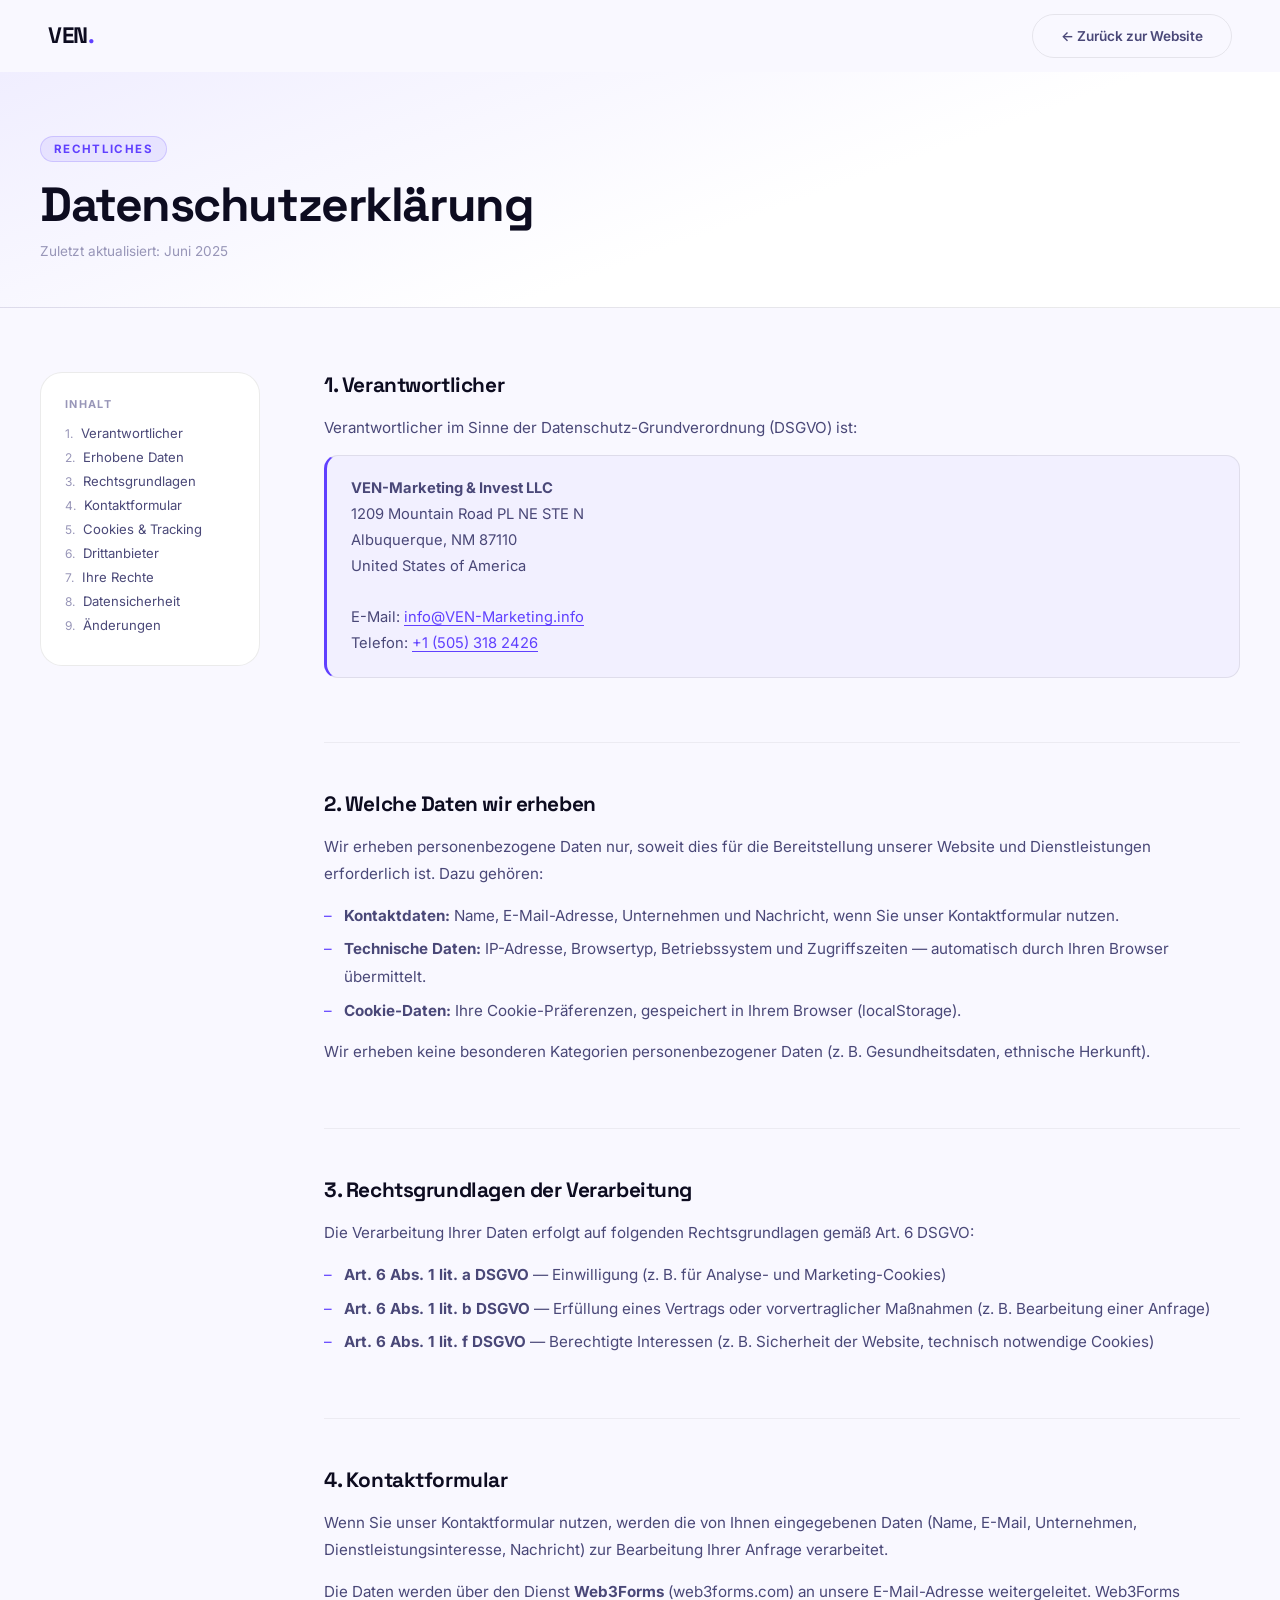
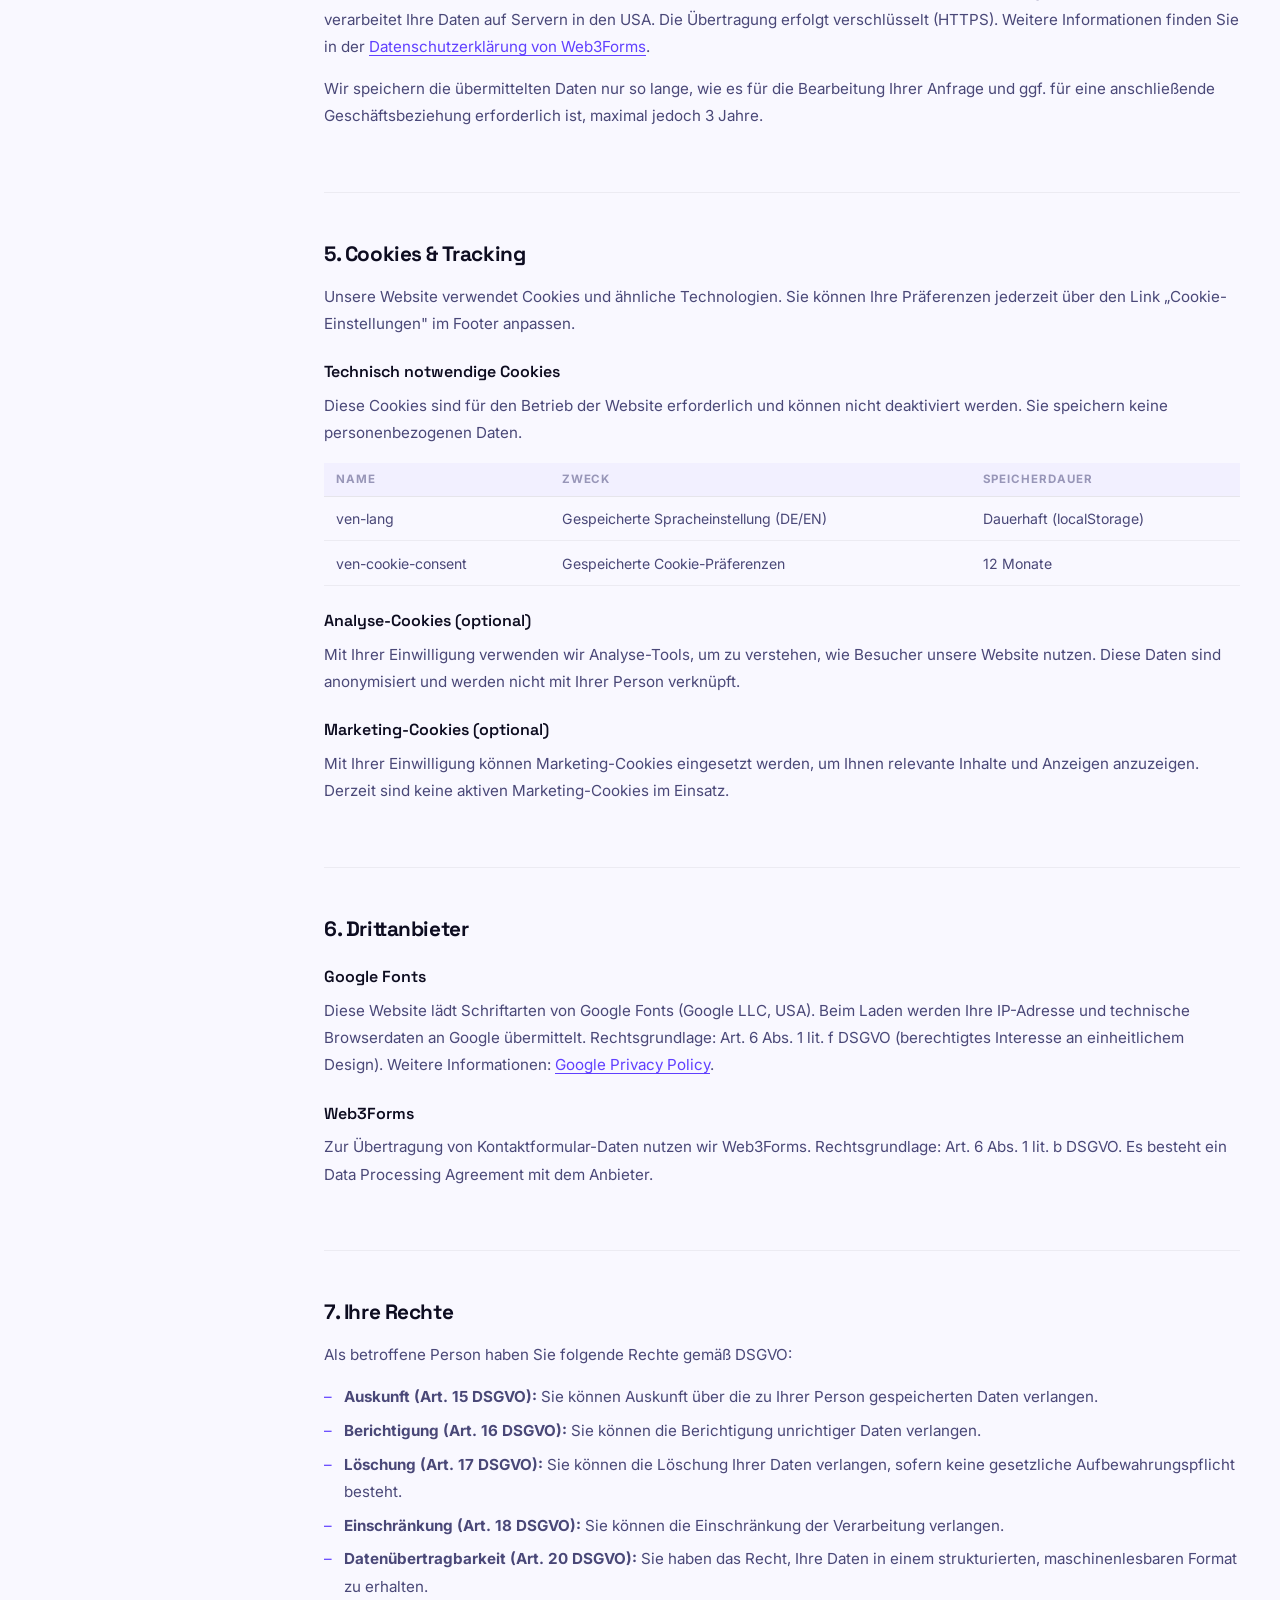
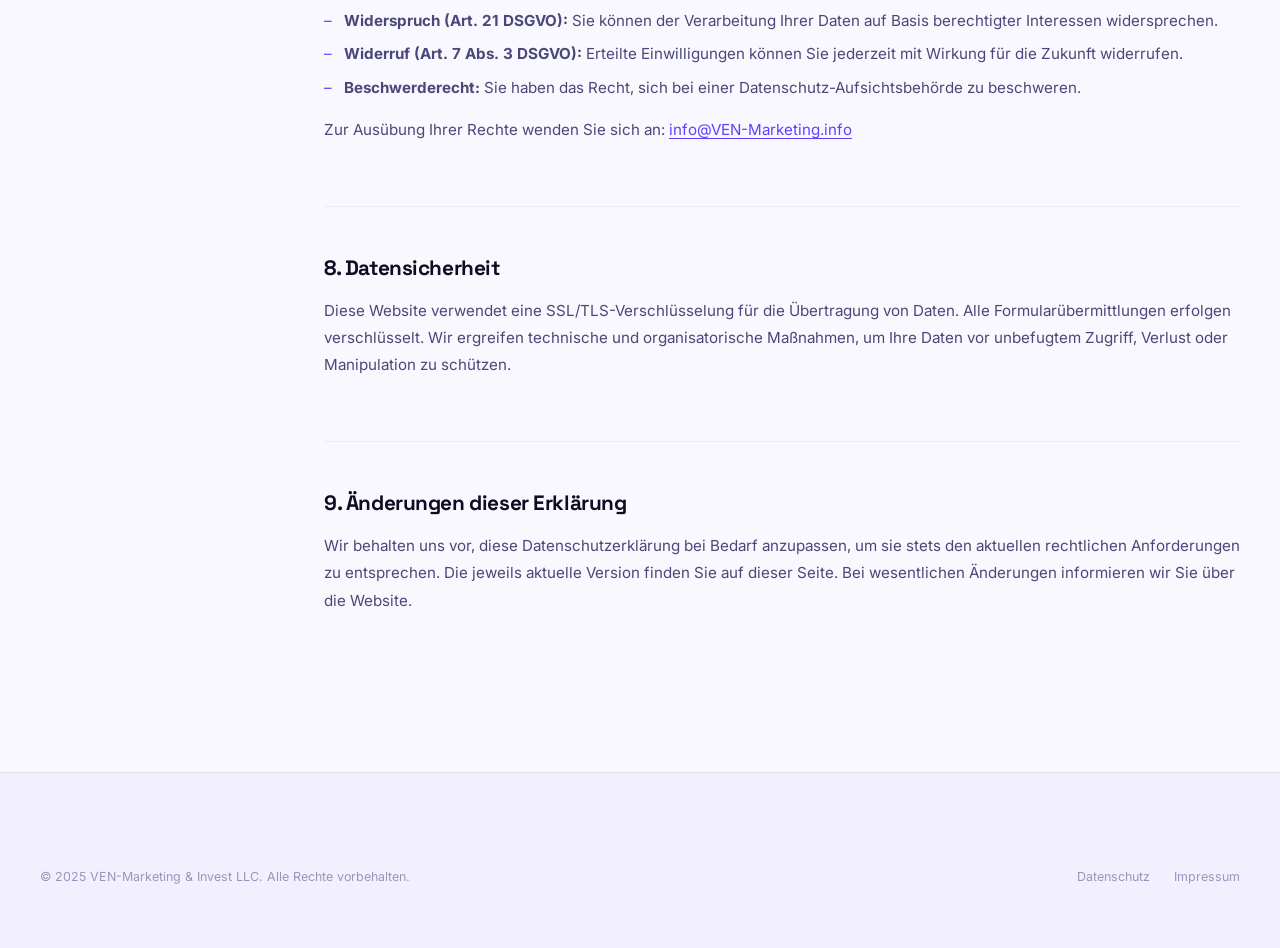
<file: datenschutz.html>
<!DOCTYPE html>
<html lang="de">
<head>
  <meta charset="UTF-8" />
  <meta name="viewport" content="width=device-width, initial-scale=1.0" />
  <title>Datenschutzerklärung — VEN Marketing</title>
  <meta name="robots" content="noindex, follow" />
  <link rel="stylesheet" href="css/style.css" />
  <link rel="stylesheet" href="css/legal.css" />
  <link rel="preconnect" href="https://fonts.googleapis.com" />
  <link rel="preconnect" href="https://fonts.gstatic.com" crossorigin />
  <link href="https://fonts.googleapis.com/css2?family=Inter:wght@300;400;500;600;700&family=Space+Grotesk:wght@400;500;600;700&display=swap" rel="stylesheet" />
</head>
<body>

<nav class="nav scrolled" id="nav">
  <a href="index.html" class="nav__logo">VEN<span class="nav__dot">.</span></a>
  <div class="nav__right">
    <a href="index.html" class="btn btn--ghost" style="font-size:0.85rem;">← Zurück zur Website</a>
  </div>
</nav>

<main class="legal-page">
  <div class="legal-page__hero">
    <div class="container">
      <span class="tag">Rechtliches</span>
      <h1 class="legal-page__title">Datenschutzerklärung</h1>
      <p class="legal-page__meta">Zuletzt aktualisiert: Juni 2025</p>
    </div>
  </div>

  <div class="container">
    <div class="legal-body">

      <div class="legal-toc">
        <p class="legal-toc__label">Inhalt</p>
        <ol>
          <li><a href="#s1">Verantwortlicher</a></li>
          <li><a href="#s2">Erhobene Daten</a></li>
          <li><a href="#s3">Rechtsgrundlagen</a></li>
          <li><a href="#s4">Kontaktformular</a></li>
          <li><a href="#s5">Cookies &amp; Tracking</a></li>
          <li><a href="#s6">Drittanbieter</a></li>
          <li><a href="#s7">Ihre Rechte</a></li>
          <li><a href="#s8">Datensicherheit</a></li>
          <li><a href="#s9">Änderungen</a></li>
        </ol>
      </div>

      <div class="legal-content">

        <section id="s1">
          <h2>1. Verantwortlicher</h2>
          <p>Verantwortlicher im Sinne der Datenschutz-Grundverordnung (DSGVO) ist:</p>
          <div class="legal-box">
            <strong>VEN-Marketing &amp; Invest LLC</strong><br>
            1209 Mountain Road PL NE STE N<br>
            Albuquerque, NM 87110<br>
            United States of America<br><br>
            E-Mail: <a href="mailto:info@VEN-Marketing.info">info@VEN-Marketing.info</a><br>
            Telefon: <a href="tel:+15053182426">+1 (505) 318 2426</a>
          </div>
        </section>

        <section id="s2">
          <h2>2. Welche Daten wir erheben</h2>
          <p>Wir erheben personenbezogene Daten nur, soweit dies für die Bereitstellung unserer Website und Dienstleistungen erforderlich ist. Dazu gehören:</p>
          <ul>
            <li><strong>Kontaktdaten:</strong> Name, E-Mail-Adresse, Unternehmen und Nachricht, wenn Sie unser Kontaktformular nutzen.</li>
            <li><strong>Technische Daten:</strong> IP-Adresse, Browsertyp, Betriebssystem und Zugriffszeiten — automatisch durch Ihren Browser übermittelt.</li>
            <li><strong>Cookie-Daten:</strong> Ihre Cookie-Präferenzen, gespeichert in Ihrem Browser (localStorage).</li>
          </ul>
          <p>Wir erheben keine besonderen Kategorien personenbezogener Daten (z. B. Gesundheitsdaten, ethnische Herkunft).</p>
        </section>

        <section id="s3">
          <h2>3. Rechtsgrundlagen der Verarbeitung</h2>
          <p>Die Verarbeitung Ihrer Daten erfolgt auf folgenden Rechtsgrundlagen gemäß Art. 6 DSGVO:</p>
          <ul>
            <li><strong>Art. 6 Abs. 1 lit. a DSGVO</strong> — Einwilligung (z. B. für Analyse- und Marketing-Cookies)</li>
            <li><strong>Art. 6 Abs. 1 lit. b DSGVO</strong> — Erfüllung eines Vertrags oder vorvertraglicher Maßnahmen (z. B. Bearbeitung einer Anfrage)</li>
            <li><strong>Art. 6 Abs. 1 lit. f DSGVO</strong> — Berechtigte Interessen (z. B. Sicherheit der Website, technisch notwendige Cookies)</li>
          </ul>
        </section>

        <section id="s4">
          <h2>4. Kontaktformular</h2>
          <p>Wenn Sie unser Kontaktformular nutzen, werden die von Ihnen eingegebenen Daten (Name, E-Mail, Unternehmen, Dienstleistungsinteresse, Nachricht) zur Bearbeitung Ihrer Anfrage verarbeitet.</p>
          <p>Die Daten werden über den Dienst <strong>Web3Forms</strong> (web3forms.com) an unsere E-Mail-Adresse weitergeleitet. Web3Forms verarbeitet Ihre Daten auf Servern in den USA. Die Übertragung erfolgt verschlüsselt (HTTPS). Weitere Informationen finden Sie in der <a href="https://web3forms.com/privacy" target="_blank" rel="noopener noreferrer">Datenschutzerklärung von Web3Forms</a>.</p>
          <p>Wir speichern die übermittelten Daten nur so lange, wie es für die Bearbeitung Ihrer Anfrage und ggf. für eine anschließende Geschäftsbeziehung erforderlich ist, maximal jedoch 3 Jahre.</p>
        </section>

        <section id="s5">
          <h2>5. Cookies &amp; Tracking</h2>
          <p>Unsere Website verwendet Cookies und ähnliche Technologien. Sie können Ihre Präferenzen jederzeit über den Link „Cookie-Einstellungen" im Footer anpassen.</p>

          <h3>Technisch notwendige Cookies</h3>
          <p>Diese Cookies sind für den Betrieb der Website erforderlich und können nicht deaktiviert werden. Sie speichern keine personenbezogenen Daten.</p>
          <table class="legal-table">
            <thead><tr><th>Name</th><th>Zweck</th><th>Speicherdauer</th></tr></thead>
            <tbody>
              <tr><td>ven-lang</td><td>Gespeicherte Spracheinstellung (DE/EN)</td><td>Dauerhaft (localStorage)</td></tr>
              <tr><td>ven-cookie-consent</td><td>Gespeicherte Cookie-Präferenzen</td><td>12 Monate</td></tr>
            </tbody>
          </table>

          <h3>Analyse-Cookies (optional)</h3>
          <p>Mit Ihrer Einwilligung verwenden wir Analyse-Tools, um zu verstehen, wie Besucher unsere Website nutzen. Diese Daten sind anonymisiert und werden nicht mit Ihrer Person verknüpft.</p>

          <h3>Marketing-Cookies (optional)</h3>
          <p>Mit Ihrer Einwilligung können Marketing-Cookies eingesetzt werden, um Ihnen relevante Inhalte und Anzeigen anzuzeigen. Derzeit sind keine aktiven Marketing-Cookies im Einsatz.</p>
        </section>

        <section id="s6">
          <h2>6. Drittanbieter</h2>

          <h3>Google Fonts</h3>
          <p>Diese Website lädt Schriftarten von Google Fonts (Google LLC, USA). Beim Laden werden Ihre IP-Adresse und technische Browserdaten an Google übermittelt. Rechtsgrundlage: Art. 6 Abs. 1 lit. f DSGVO (berechtigtes Interesse an einheitlichem Design). Weitere Informationen: <a href="https://policies.google.com/privacy" target="_blank" rel="noopener noreferrer">Google Privacy Policy</a>.</p>

          <h3>Web3Forms</h3>
          <p>Zur Übertragung von Kontaktformular-Daten nutzen wir Web3Forms. Rechtsgrundlage: Art. 6 Abs. 1 lit. b DSGVO. Es besteht ein Data Processing Agreement mit dem Anbieter.</p>
        </section>

        <section id="s7">
          <h2>7. Ihre Rechte</h2>
          <p>Als betroffene Person haben Sie folgende Rechte gemäß DSGVO:</p>
          <ul>
            <li><strong>Auskunft (Art. 15 DSGVO):</strong> Sie können Auskunft über die zu Ihrer Person gespeicherten Daten verlangen.</li>
            <li><strong>Berichtigung (Art. 16 DSGVO):</strong> Sie können die Berichtigung unrichtiger Daten verlangen.</li>
            <li><strong>Löschung (Art. 17 DSGVO):</strong> Sie können die Löschung Ihrer Daten verlangen, sofern keine gesetzliche Aufbewahrungspflicht besteht.</li>
            <li><strong>Einschränkung (Art. 18 DSGVO):</strong> Sie können die Einschränkung der Verarbeitung verlangen.</li>
            <li><strong>Datenübertragbarkeit (Art. 20 DSGVO):</strong> Sie haben das Recht, Ihre Daten in einem strukturierten, maschinenlesbaren Format zu erhalten.</li>
            <li><strong>Widerspruch (Art. 21 DSGVO):</strong> Sie können der Verarbeitung Ihrer Daten auf Basis berechtigter Interessen widersprechen.</li>
            <li><strong>Widerruf (Art. 7 Abs. 3 DSGVO):</strong> Erteilte Einwilligungen können Sie jederzeit mit Wirkung für die Zukunft widerrufen.</li>
            <li><strong>Beschwerderecht:</strong> Sie haben das Recht, sich bei einer Datenschutz-Aufsichtsbehörde zu beschweren.</li>
          </ul>
          <p>Zur Ausübung Ihrer Rechte wenden Sie sich an: <a href="mailto:info@VEN-Marketing.info">info@VEN-Marketing.info</a></p>
        </section>

        <section id="s8">
          <h2>8. Datensicherheit</h2>
          <p>Diese Website verwendet eine SSL/TLS-Verschlüsselung für die Übertragung von Daten. Alle Formularübermittlungen erfolgen verschlüsselt. Wir ergreifen technische und organisatorische Maßnahmen, um Ihre Daten vor unbefugtem Zugriff, Verlust oder Manipulation zu schützen.</p>
        </section>

        <section id="s9">
          <h2>9. Änderungen dieser Erklärung</h2>
          <p>Wir behalten uns vor, diese Datenschutzerklärung bei Bedarf anzupassen, um sie stets den aktuellen rechtlichen Anforderungen zu entsprechen. Die jeweils aktuelle Version finden Sie auf dieser Seite. Bei wesentlichen Änderungen informieren wir Sie über die Website.</p>
        </section>

      </div>
    </div>
  </div>
</main>

<footer class="footer">
  <div class="container">
    <div class="footer__bottom" style="padding-block: 2rem;">
      <span>© 2025 VEN-Marketing &amp; Invest LLC. Alle Rechte vorbehalten.</span>
      <div class="footer__legal">
        <a href="datenschutz.html">Datenschutz</a>
        <a href="index.html#" id="impressumTriggerLegal">Impressum</a>
      </div>
    </div>
  </div>
</footer>

<script>
  // Nav scroll effect
  const nav = document.getElementById('nav');
  window.addEventListener('scroll', () => {
    nav.classList.toggle('scrolled', window.scrollY > 20);
  }, { passive: true });
</script>

</body>
</html>
</file>
<file: css/style.css>
/* ============================================================
   VEN Marketing — Innovative Redesign
   ============================================================ */

:root {
  --bg:        #f9f8ff;
  --bg-2:      #f2f0ff;
  --surface:   #ffffff;
  --border:    rgba(0,0,0,0.08);
  --border-lo: rgba(0,0,0,0.05);

  --accent:    #6040ff;
  --accent-d:  #4429d4;
  --gold:      #b87800;
  --gold-lt:   #fff3d0;

  --text:      #0d0c20;
  --text-2:    #4a4878;
  --text-3:    #9896b8;

  --r:         14px;
  --r-lg:      22px;
  --r-xl:      36px;

  --ease:      cubic-bezier(0.4,0,0.2,1);
  --spring:    cubic-bezier(0.34,1.56,0.64,1);
  --t:         0.35s var(--ease);
  --t-fast:    0.18s var(--ease);

  --font-h:    'Space Grotesk', sans-serif;
  --font-b:    'Inter', sans-serif;
  --nav-h:     72px;
  --gap:       120px;
}

/* ── Reset ──────────────────────────────────────────────────── */
*,*::before,*::after{box-sizing:border-box;margin:0;padding:0}
html{scroll-behavior:smooth;font-size:16px}
body{font-family:var(--font-b);background:var(--bg);color:var(--text);overflow-x:hidden}
a{color:inherit;text-decoration:none}
img{display:block;max-width:100%}
ul{list-style:none}
button{cursor:pointer;font-family:inherit;border:none;background:none}
input,textarea,select{font-family:inherit;color:var(--text)}

/* ── Blob cursor ─────────────────────────────────────────────── */
.blob {
  position: fixed;
  width: 520px; height: 520px;
  background: radial-gradient(circle at center,
    rgba(96,64,255,0.14) 0%,
    rgba(96,64,255,0.06) 45%,
    transparent 68%);
  border-radius: 50%;
  pointer-events: none;
  z-index: 0;
  filter: blur(8px);
  transform: translate(-50%,-50%);
  transition: width 0.4s var(--spring), height 0.4s var(--spring);
  will-change: transform;
}
.blob--big { width: 700px; height: 700px; }

/* ── Loader ──────────────────────────────────────────────────── */
.loader {
  position: fixed; inset: 0; z-index: 9999;
  background: var(--bg);
  display: flex; align-items: center; justify-content: center;
  transition: opacity 0.5s var(--ease), visibility 0.5s;
}
.loader.done { opacity: 0; visibility: hidden; }
.loader__inner { text-align: center; }
.loader__logo {
  font-family: var(--font-h);
  font-size: 2.5rem; font-weight: 700;
  letter-spacing: -0.03em;
  margin-bottom: 1.5rem;
}
.loader__logo span { color: var(--accent); }
.loader__bar {
  width: 180px; height: 2px;
  background: var(--border);
  border-radius: 2px;
  overflow: hidden;
  margin: 0 auto;
}
.loader__fill {
  height: 100%;
  background: linear-gradient(90deg, var(--accent), var(--gold));
  border-radius: 2px;
  width: 0;
  transition: width 0.6s var(--ease);
}

/* ── Utility ─────────────────────────────────────────────────── */
.container { width: min(1200px, 100% - 48px); margin-inline: auto; }
.section    { padding-block: var(--gap); position: relative; }
.section-header { margin-bottom: 4rem; }
.section-title {
  font-family: var(--font-h);
  font-size: clamp(2rem, 3.5vw, 2.8rem);
  font-weight: 700;
  line-height: 1.15;
  letter-spacing: -0.025em;
  margin-top: 0.75rem;
}
.tag {
  display: inline-flex; align-items: center; gap: 0.4rem;
  font-size: 0.72rem; font-weight: 700; letter-spacing: 0.12em;
  text-transform: uppercase;
  color: var(--accent);
  background: rgba(96,64,255,0.09);
  border: 1px solid rgba(96,64,255,0.2);
  padding: 0.3rem 0.8rem;
  border-radius: 100px;
}

/* ── Buttons ─────────────────────────────────────────────────── */
.btn {
  display: inline-flex; align-items: center; gap: 0.5rem;
  padding: 0.8rem 1.75rem;
  border-radius: 100px;
  font-weight: 600; font-size: 0.92rem;
  transition: var(--t);
  white-space: nowrap;
  position: relative; /* for magnetic */
  will-change: transform;
}
.btn--primary { background: var(--accent); color: #fff; }
.btn--primary:hover { background: var(--accent-d); box-shadow: 0 8px 28px rgba(96,64,255,0.35); transform: translateY(-2px); }
.btn--ghost   { border: 1.5px solid var(--border); color: var(--text-2); }
.btn--ghost:hover { border-color: var(--accent); color: var(--accent); background: rgba(96,64,255,0.05); }
.btn--white   { background: #fff; color: var(--accent); font-weight: 700; }
.btn--white:hover { background: var(--bg-2); }
.btn--lg      { padding: 1rem 2.25rem; font-size: 1rem; }
.btn--full    { width: 100%; justify-content: center; }

/* ── Nav ─────────────────────────────────────────────────────── */
.nav {
  position: fixed; top: 0; left: 0; right: 0; z-index: 100;
  height: var(--nav-h);
  display: flex; align-items: center;
  padding-inline: clamp(1.5rem, 4vw, 3rem);
  transition: background 0.4s, border-color 0.4s, backdrop-filter 0.4s;
  border-bottom: 1px solid transparent;
}
.nav.scrolled {
  background: rgba(249,248,255,0.9);
  backdrop-filter: blur(20px);
  border-color: var(--border);
}
.nav__logo {
  font-family: var(--font-h);
  font-size: 1.4rem; font-weight: 700; letter-spacing: -0.02em;
  margin-right: auto;
}
.nav__dot { color: var(--accent); }
.nav__links {
  display: flex; gap: 2.25rem;
  margin-inline: auto;
}
.nav__link {
  font-size: 0.88rem; font-weight: 500; color: var(--text-2);
  transition: color var(--t-fast);
  position: relative;
}
.nav__link::after {
  content: ''; position: absolute; bottom: -3px; left: 0; right: 0;
  height: 2px; background: var(--accent);
  transform: scaleX(0); transform-origin: left;
  transition: transform var(--t);
}
.nav__link:hover { color: var(--text); }
.nav__link:hover::after { transform: scaleX(1); }
.nav__right { display: flex; align-items: center; gap: 1rem; margin-left: auto; }

/* Lang toggle */
.lang-toggle {
  display: flex; align-items: center; gap: 4px;
  background: var(--surface); border: 1px solid var(--border);
  border-radius: 100px; padding: 4px 10px;
}
.lang-toggle__opt {
  font-size: 0.72rem; font-weight: 700; letter-spacing: 0.05em;
  padding: 3px 8px; border-radius: 100px; color: var(--text-3);
  transition: var(--t-fast); cursor: pointer;
}
.lang-toggle__opt.active { background: var(--accent); color: #fff; }
.lang-toggle__sep { color: var(--text-3); font-size: 0.7rem; }

/* Hamburger */
.nav__burger {
  display: none; flex-direction: column; gap: 5px; width: 26px;
}
.nav__burger span { display: block; height: 2px; background: var(--text); border-radius: 2px; transition: var(--t); }
.nav__burger.open span:nth-child(1) { transform: rotate(45deg) translate(5px,5px); }
.nav__burger.open span:nth-child(2) { opacity: 0; }
.nav__burger.open span:nth-child(3) { transform: rotate(-45deg) translate(5px,-5px); }

/* Mobile menu */
.mobile-menu {
  position: fixed; inset: 0; z-index: 99;
  background: var(--bg);
  display: flex; flex-direction: column; align-items: center; justify-content: center;
  gap: 1.5rem;
  opacity: 0; pointer-events: none;
  transition: opacity 0.3s;
}
.mobile-menu.open { opacity: 1; pointer-events: all; }
.mobile-menu a {
  font-family: var(--font-h);
  font-size: 2rem; font-weight: 700; color: var(--text-2);
  transition: color var(--t-fast);
}
.mobile-menu a:hover { color: var(--accent); }

/* ── HERO ────────────────────────────────────────────────────── */
.hero {
  min-height: 100svh;
  display: flex; flex-direction: column;
  justify-content: center;
  padding-top: var(--nav-h);
  position: relative; overflow: hidden;
  background: linear-gradient(160deg, #f0eeff 0%, #fff 50%, #f5f3ff 100%);
}

/* Decorative rings */
.hero__ring {
  position: absolute; border-radius: 50%;
  border: 1px solid rgba(96,64,255,0.12);
  pointer-events: none;
}
.hero__ring--1 { width: 600px; height: 600px; right: -150px; top: -150px; animation: spin 40s linear infinite; }
.hero__ring--2 { width: 400px; height: 400px; right: -50px;  top: -50px;  animation: spin 28s linear infinite reverse; border-color: rgba(184,120,0,0.1); }
@keyframes spin { to { transform: rotate(360deg); } }

/* Floating dots */
.hero__dot {
  position: absolute; border-radius: 50%;
  background: var(--accent);
  animation: floatDot 8s ease-in-out infinite;
  pointer-events: none;
}
.hero__dot--a { width: 8px;  height: 8px;  top: 25%; left: 15%; animation-delay: 0s;   opacity: 0.4; }
.hero__dot--b { width: 5px;  height: 5px;  top: 65%; left: 8%;  animation-delay: 2.5s; opacity: 0.3; background: var(--gold); }
.hero__dot--c { width: 10px; height: 10px; top: 40%; right: 22%; animation-delay: 1.2s; opacity: 0.25; }
@keyframes floatDot {
  0%,100% { transform: translateY(0) scale(1); }
  50%      { transform: translateY(-18px) scale(1.2); }
}

.hero__body {
  container: hero-body / inline-size;
  position: relative; z-index: 2;
  width: min(880px, 100% - 48px);
  margin-inline: auto;
  padding-block: 60px 0;
  display: flex; flex-direction: column; gap: 2rem;
}

/* Badge */
.hero__badge {
  display: inline-flex; align-items: center; gap: 8px;
  font-size: 0.8rem; font-weight: 600; letter-spacing: 0.06em;
  color: var(--text-2);
  background: rgba(255,255,255,0.7);
  border: 1px solid var(--border);
  padding: 0.4rem 1rem;
  border-radius: 100px;
  backdrop-filter: blur(8px);
  width: fit-content;
}
.hero__pulse {
  width: 8px; height: 8px; border-radius: 50%;
  background: var(--gold);
  animation: pulseGlow 2.4s ease infinite;
}
@keyframes pulseGlow {
  0%,100% { box-shadow: 0 0 0 0 rgba(184,120,0,0.5); }
  50%      { box-shadow: 0 0 0 7px rgba(184,120,0,0); }
}

/* Headline */
.hero__title {
  display: flex; flex-direction: column;
  font-family: var(--font-h);
  font-size: clamp(3.2rem, 7.5vw, 6rem);
  font-weight: 700;
  line-height: 1.05;
  letter-spacing: -0.04em;
  user-select: none;
}
.hero__row {
  display: block; overflow: hidden;
}
.hero__row-text {
  display: block;
  animation: rowIn 0.8s var(--spring) backwards;
}
.hero__row:nth-child(1) .hero__row-text { animation-delay: 0.2s; }
.hero__row:nth-child(3) .hero__row-text { animation-delay: 0.5s; }
@keyframes rowIn {
  from { transform: translateY(110%); opacity: 0; }
  to   { transform: translateY(0);    opacity: 1; }
}

/* Word slot — the animated cycling word */
.hero__row--word {
  color: var(--accent);
  position: relative;
}
.hero__word-slot {
  display: inline-block;
  overflow: hidden;
  vertical-align: bottom;
  height: 1.05em;
}
.hero__word {
  display: inline-block;
  background: linear-gradient(135deg, var(--accent) 0%, var(--gold) 100%);
  -webkit-background-clip: text; background-clip: text;
  -webkit-text-fill-color: transparent;
  animation: wordIn 0.6s var(--spring) 0.35s backwards;
}
@keyframes wordIn {
  from { transform: translateY(110%); opacity: 0; }
  to   { transform: translateY(0);    opacity: 1; }
}

/* Sub + actions */
.hero__sub {
  font-size: clamp(1rem, 1.6vw, 1.15rem);
  color: var(--text-2); line-height: 1.75;
  max-width: 560px;
  animation: fadeUp 0.7s var(--ease) 0.55s backwards;
}
.hero__actions {
  display: flex; gap: 1rem; flex-wrap: wrap;
  animation: fadeUp 0.7s var(--ease) 0.7s backwards;
}
@keyframes fadeUp {
  from { opacity: 0; transform: translateY(20px); }
  to   { opacity: 1; transform: translateY(0); }
}

/* Stats bar */
.hero__stats {
  position: relative; z-index: 2;
  display: flex; align-items: center;
  gap: 0; flex-wrap: wrap;
  background: rgba(255,255,255,0.75);
  backdrop-filter: blur(16px);
  border-top: 1px solid var(--border);
  margin-top: auto;
  animation: fadeUp 0.7s var(--ease) 0.9s backwards;
}
.hero__stat {
  flex: 1 1 0; min-width: 120px;
  display: flex; flex-direction: column;
  align-items: center; gap: 4px;
  padding: 1.5rem 1rem;
}
.hero__stat-val {
  font-family: var(--font-h);
  font-size: clamp(1.6rem, 2.5vw, 2rem);
  font-weight: 700;
  background: linear-gradient(135deg, var(--accent), var(--gold));
  -webkit-background-clip: text; background-clip: text;
  -webkit-text-fill-color: transparent;
}
.hero__stat-lbl {
  font-size: 0.72rem; font-weight: 600;
  text-transform: uppercase; letter-spacing: 0.08em;
  color: var(--text-3);
}
.hero__stat-sep { width: 1px; height: 36px; background: var(--border); }

/* Scroll hint */
.hero__scroll {
  position: absolute; bottom: 5.5rem; left: 50%;
  transform: translateX(-50%);
  display: flex; flex-direction: column; align-items: center; gap: 6px;
  color: var(--text-3); font-size: 0.7rem; letter-spacing: 0.12em;
  text-transform: uppercase;
  animation: fadeUp 1s var(--ease) 1.1s backwards;
}
.hero__scroll-mouse {
  width: 24px; height: 38px;
  border: 2px solid currentColor;
  border-radius: 12px;
  display: flex; justify-content: center; padding-top: 6px;
}
.hero__scroll-wheel {
  width: 4px; height: 8px;
  background: var(--accent);
  border-radius: 2px;
  animation: scrollWheel 2s ease infinite;
}
@keyframes scrollWheel {
  0%   { transform: translateY(0); opacity: 1; }
  100% { transform: translateY(12px); opacity: 0; }
}

/* ── MARQUEE ─────────────────────────────────────────────────── */
.marquee {
  overflow: hidden;
  background: var(--surface);
  border-block: 1px solid var(--border);
  padding-block: 1rem;
}
.marquee__track {
  display: flex; align-items: center; gap: 2rem;
  width: max-content;
  font-size: 0.8rem; font-weight: 600;
  letter-spacing: 0.07em; text-transform: uppercase;
  color: var(--text-2);
  animation: marqueeRoll 28s linear infinite;
}
.marquee:hover .marquee__track { animation-play-state: paused; }
@keyframes marqueeRoll { to { transform: translateX(-50%); } }
.marquee__gem { color: var(--accent); font-size: 0.7rem; }

/* ── SERVICES ────────────────────────────────────────────────── */
.services { background: var(--bg-2); border-block: 1px solid var(--border); }
.services__hd {
  display: flex; align-items: flex-end;
  justify-content: space-between; gap: 2rem;
  margin-bottom: 2.5rem;
  flex-wrap: wrap;
}
.services__arrows { display: flex; gap: 0.75rem; }
.arrow-btn {
  width: 48px; height: 48px;
  border-radius: 50%;
  border: 1.5px solid var(--border);
  background: var(--surface);
  font-size: 1.1rem; color: var(--text-2);
  display: flex; align-items: center; justify-content: center;
  transition: var(--t); cursor: pointer;
}
.arrow-btn:hover { border-color: var(--accent); color: var(--accent); background: rgba(96,64,255,0.06); }

/* Horizontal drag slider */
.services__slider {
  overflow-x: auto; overflow-y: visible;
  scrollbar-width: none;
  cursor: grab;
  padding-inline: calc((100vw - min(1200px, 100% - 48px)) / 2 + 0px);
  padding-block: 1rem 2rem;
}
.services__slider::-webkit-scrollbar { display: none; }
.services__slider.grabbing { cursor: grabbing; }
.services__track {
  display: flex; gap: 1.25rem;
  width: max-content;
  padding-inline: clamp(1.5rem, 4vw, 24px);
}

.svc-card {
  width: 320px; flex-shrink: 0;
  background: var(--surface);
  border: 1px solid var(--border);
  border-radius: var(--r-lg);
  padding: 2rem;
  display: flex; flex-direction: column; gap: 0.75rem;
  transition: border-color var(--t), box-shadow var(--t);
  transform-style: preserve-3d;
  will-change: transform;
}
.svc-card:hover {
  border-color: rgba(96,64,255,0.25);
  box-shadow: 0 16px 40px rgba(0,0,0,0.08);
}
.svc-card__num {
  font-family: var(--font-h);
  font-size: 0.75rem; font-weight: 700; letter-spacing: 0.08em;
  color: var(--text-3); margin-bottom: 0.5rem;
}
.svc-card__icon { width: 44px; height: 44px; color: var(--accent); }
.svc-tag {
  display: inline-block;
  font-size: 0.65rem; font-weight: 700; letter-spacing: 0.1em;
  text-transform: uppercase; color: var(--accent);
  background: rgba(96,64,255,0.08);
  border: 1px solid rgba(96,64,255,0.15);
  padding: 0.2rem 0.6rem; border-radius: 100px;
}
.svc-card h3 { font-family: var(--font-h); font-size: 1.15rem; font-weight: 600; line-height: 1.3; }
.svc-card p  { font-size: 0.87rem; color: var(--text-2); line-height: 1.65; flex: 1; }
.svc-link    { font-size: 0.85rem; font-weight: 600; color: var(--accent); margin-top: 0.5rem; }
.svc-link:hover { color: var(--accent-d); }
.svc-card--cta {
  background: linear-gradient(135deg, var(--accent) 0%, #4c2bbb 100%);
  border-color: transparent; justify-content: center; align-items: center;
  text-align: center; gap: 1rem;
}
.svc-card--cta .svc-card__num { color: rgba(255,255,255,0.5); }
.svc-card--cta h3 { font-size: 1.2rem; color: #fff; }
.svc-card--cta p  { color: rgba(255,255,255,0.75); flex: 0; }
.svc-card--cta:hover { border-color: transparent; box-shadow: 0 20px 50px rgba(96,64,255,0.4); }

/* Slider progress bar */
.slider-progress-wrap { margin-top: 0; }
.slider-progress-track {
  height: 3px; background: var(--border); border-radius: 3px; overflow: hidden;
  margin-block: 0.5rem;
}
.slider-progress-fill {
  height: 100%;
  background: linear-gradient(90deg, var(--accent), var(--gold));
  border-radius: 3px;
  width: 20%;
  transition: width 0.2s var(--ease);
}

/* ── ABOUT ───────────────────────────────────────────────────── */
.about { background: var(--bg); }
.about__grid {
  display: grid; grid-template-columns: 1fr 1fr;
  gap: 5rem; align-items: center;
}
.about__left { display: flex; flex-direction: column; gap: 1.5rem; }
.about__text { font-size: 1.05rem; color: var(--text-2); line-height: 1.8; }
.about__pills { display: flex; gap: 0.6rem; flex-wrap: wrap; }
.pill {
  font-size: 0.78rem; font-weight: 600;
  padding: 0.4rem 1rem; border-radius: 100px;
  background: var(--bg-2); border: 1px solid var(--border);
  color: var(--text-2);
  transition: var(--t-fast);
}
.pill:hover { border-color: var(--accent); color: var(--accent); background: rgba(96,64,255,0.06); }

.about__right { display: flex; flex-direction: column; gap: 1rem; }
.about__big-card {
  background: linear-gradient(135deg, var(--accent) 0%, #4c2bbb 100%);
  border-radius: var(--r-xl);
  padding: 3rem 2.5rem;
  color: #fff;
  transform-style: preserve-3d;
  will-change: transform;
}
.about__big-num {
  font-family: var(--font-h);
  font-size: clamp(4rem, 8vw, 7rem);
  font-weight: 700;
  line-height: 1;
  letter-spacing: -0.04em;
}
.about__big-label {
  font-family: var(--font-h);
  font-size: 1.4rem; font-weight: 600;
  margin-top: 0.5rem; opacity: 0.9;
}
.about__big-sub {
  font-size: 0.82rem; opacity: 0.65; margin-top: 1rem; line-height: 1.6;
}
.about__mini-cards { display: grid; grid-template-columns: 1fr 1fr; gap: 1rem; }
.about__mini {
  background: var(--surface);
  border: 1px solid var(--border);
  border-radius: var(--r-lg);
  padding: 1.25rem;
  display: flex; align-items: center; gap: 0.75rem;
  transform-style: preserve-3d; will-change: transform;
  transition: border-color var(--t);
}
.about__mini:hover { border-color: rgba(96,64,255,0.25); }
.about__mini span { font-size: 1.4rem; }
.about__mini strong { display: block; font-size: 0.88rem; font-weight: 600; }
.about__mini > div span { font-size: 0.73rem; color: var(--text-3); margin-top: 2px; display: block; }

/* ── RESULTS ─────────────────────────────────────────────────── */
.results { background: var(--bg-2); border-block: 1px solid var(--border); }
.rings-grid {
  display: grid; grid-template-columns: repeat(4,1fr);
  gap: 1.5rem; margin-bottom: 4rem;
}
.ring-card {
  background: var(--surface);
  border: 1px solid var(--border);
  border-radius: var(--r-lg);
  padding: 2rem 1.5rem;
  display: flex; flex-direction: column; align-items: center; gap: 1.25rem;
  transition: border-color var(--t), transform var(--t), box-shadow var(--t);
}
.ring-card:hover {
  border-color: rgba(96,64,255,0.25);
  transform: translateY(-4px);
  box-shadow: 0 16px 40px rgba(0,0,0,0.07);
}
.ring-svg { width: 140px; height: 140px; transform: rotate(-90deg); }
.ring-bg  { fill: none; stroke: var(--bg-2); stroke-width: 9; }
.ring-fill {
  fill: none; stroke-width: 9; stroke-linecap: round;
  stroke-dasharray: 427.26; stroke-dashoffset: 427.26;
  transition: stroke-dashoffset 1.4s cubic-bezier(0.4,0,0.2,1);
}
.ring-body { text-align: center; }
.ring-num {
  font-family: var(--font-h);
  font-size: clamp(1.6rem, 2.5vw, 2rem);
  font-weight: 700;
  background: linear-gradient(135deg, var(--accent), var(--gold));
  -webkit-background-clip: text; background-clip: text;
  -webkit-text-fill-color: transparent;
}
.ring-lbl { font-size: 0.8rem; color: var(--text-2); margin-top: 4px; line-height: 1.4; }

/* Cases */
.cases-grid { display: grid; grid-template-columns: repeat(3,1fr); gap: 1.25rem; }
.case-card {
  background: var(--surface);
  border: 1px solid var(--border);
  border-radius: var(--r-lg);
  padding: 2rem;
  display: flex; flex-direction: column; gap: 0.75rem;
  transform-style: preserve-3d; will-change: transform;
  transition: border-color var(--t), box-shadow var(--t);
}
.case-card:hover { border-color: rgba(96,64,255,0.2); box-shadow: 0 12px 32px rgba(0,0,0,0.06); }
.case-tag {
  display: inline-block;
  font-size: 0.65rem; font-weight: 700; letter-spacing: 0.1em; text-transform: uppercase;
  color: var(--gold); background: var(--gold-lt);
  border: 1px solid rgba(184,120,0,0.2);
  padding: 0.2rem 0.6rem; border-radius: 100px;
}
.case-card h3 { font-family: var(--font-h); font-size: 1rem; font-weight: 600; line-height: 1.35; }
.case-meta { font-size: 0.75rem; color: var(--text-3); }
.case-bar  { height: 4px; background: var(--bg-2); border-radius: 4px; overflow: hidden; }
.case-bar-fill {
  height: 100%;
  width: var(--w);
  background: linear-gradient(90deg, var(--accent), var(--gold));
  border-radius: 4px;
  animation: barIn 1.2s var(--ease) forwards;
}
@keyframes barIn { from { width: 0; } }
.case-foot { display: flex; align-items: center; justify-content: space-between; }
.case-kpi  { font-size: 0.85rem; font-weight: 700; color: var(--gold); }
.case-lnk  { font-size: 0.8rem; font-weight: 600; color: var(--accent); }
.case-lnk:hover { color: var(--accent-d); }

/* ── PROCESS (sticky two-column) ────────────────────────────── */
.process { background: var(--bg); }
.process__inner {
  display: grid; grid-template-columns: 1fr 1fr;
  min-height: 100vh;
}
.process__sticky {
  position: sticky; top: var(--nav-h);
  height: calc(100vh - var(--nav-h));
  display: flex; flex-direction: column; justify-content: center;
  padding: 4rem clamp(2rem,4vw,4rem);
  border-right: 1px solid var(--border);
  gap: 1.5rem;
}
.process__prog-wrap { margin-top: 1rem; }
.process__prog-track {
  height: 3px; background: var(--border); border-radius: 3px; overflow: hidden;
  margin-bottom: 0.75rem;
}
.process__prog-fill {
  height: 100%;
  background: linear-gradient(90deg, var(--accent), var(--gold));
  border-radius: 3px;
  width: 25%;
  transition: width 0.5s var(--ease);
}
.process__prog-lbl { font-size: 0.78rem; color: var(--text-3); font-weight: 600; }

.process__steps { padding: 0; }
.process__step {
  min-height: 55vh;
  display: flex; flex-direction: column; justify-content: center;
  padding: 4rem clamp(2rem,4vw,4rem);
  border-bottom: 1px solid var(--border);
  opacity: 0.25;
  transform: translateX(24px);
  transition: opacity 0.5s var(--ease), transform 0.5s var(--ease);
}
.process__step:last-child { border-bottom: none; }
.process__step.active { opacity: 1; transform: translateX(0); }
.process__step-num {
  font-family: var(--font-h);
  font-size: 0.75rem; font-weight: 700; letter-spacing: 0.1em;
  color: var(--accent);
  width: 36px; height: 36px;
  border: 1.5px solid rgba(96,64,255,0.3);
  border-radius: 50%;
  display: flex; align-items: center; justify-content: center;
  background: rgba(96,64,255,0.06);
  margin-bottom: 1.5rem;
}
.process__step h3 { font-family: var(--font-h); font-size: 1.4rem; font-weight: 600; margin-bottom: 1rem; }
.process__step p  { font-size: 1rem; color: var(--text-2); line-height: 1.75; max-width: 460px; }

/* ── TESTIMONIALS ────────────────────────────────────────────── */
.testimonials { background: var(--bg-2); border-top: 1px solid var(--border); }
.carousel { margin-bottom: 3rem; }
.carousel__track {
  position: relative;
  min-height: 340px;
  background: var(--surface);
  border: 1px solid var(--border);
  border-radius: var(--r-xl);
  overflow: hidden;
}
.carousel__slide {
  position: absolute; inset: 0;
  display: flex; flex-direction: column; justify-content: center;
  padding: 3rem clamp(2rem,5vw,4rem);
  opacity: 0; transform: translateX(40px);
  transition: opacity 0.55s var(--ease), transform 0.55s var(--ease);
  pointer-events: none;
}
.carousel__slide.active {
  opacity: 1; transform: translateX(0);
  pointer-events: all;
}
.carousel__stars { color: var(--gold); font-size: 1rem; letter-spacing: 0.1em; margin-bottom: 1.25rem; }
.carousel__text  { font-size: clamp(1rem,1.5vw,1.2rem); color: var(--text-2); line-height: 1.75; font-style: italic; margin-bottom: 2rem; }
.carousel__author { display: flex; align-items: center; gap: 0.75rem; }
.carousel__avatar {
  width: 44px; height: 44px; border-radius: 50%; flex-shrink: 0;
  background: linear-gradient(135deg, var(--accent), var(--gold));
  display: flex; align-items: center; justify-content: center;
  font-weight: 700; font-size: 0.78rem; color: #fff;
}
.carousel__author strong { display: block; font-size: 0.9rem; font-weight: 600; }
.carousel__author span   { font-size: 0.75rem; color: var(--text-3); }

.carousel__controls {
  display: flex; align-items: center; justify-content: center;
  gap: 1.5rem; margin-top: 1.5rem;
}
.carousel__btn {
  width: 44px; height: 44px; border-radius: 50%;
  border: 1.5px solid var(--border);
  background: var(--surface);
  font-size: 1rem; color: var(--text-2);
  display: flex; align-items: center; justify-content: center;
  transition: var(--t); cursor: pointer;
}
.carousel__btn:hover { border-color: var(--accent); color: var(--accent); }
.carousel__dots { display: flex; gap: 0.5rem; }
.dot {
  width: 8px; height: 8px; border-radius: 50%;
  background: var(--border); border: none;
  transition: var(--t); cursor: pointer;
}
.dot.active { background: var(--accent); transform: scale(1.3); }

.partners {
  display: flex; align-items: center; gap: 2rem; flex-wrap: wrap;
  padding-top: 3rem; border-top: 1px solid var(--border);
}
.partners__lbl {
  font-size: 0.72rem; font-weight: 700; text-transform: uppercase;
  letter-spacing: 0.1em; color: var(--text-3); white-space: nowrap;
}
.partners__list { display: flex; gap: 2rem; flex-wrap: wrap; }
.partner { font-size: 0.75rem; font-weight: 600; color: var(--text-3); text-transform: uppercase; letter-spacing: 0.06em; }

/* ── CONTACT ─────────────────────────────────────────────────── */
.contact { background: var(--bg); position: relative; overflow: hidden; }
.contact__glow {
  position: absolute; width: 600px; height: 600px;
  background: radial-gradient(circle, rgba(96,64,255,0.07), transparent 70%);
  top: -200px; right: -200px; pointer-events: none;
}
.contact__grid {
  display: grid; grid-template-columns: 1fr 1fr;
  gap: 5rem; align-items: start;
}
.contact__left { display: flex; flex-direction: column; gap: 1.25rem; padding-top: 0.5rem; }
.contact__left .section-title { margin-top: 0; }
.contact__left > p { font-size: 1.02rem; color: var(--text-2); line-height: 1.75; }
.contact__details { display: flex; flex-direction: column; gap: 0.85rem; margin-top: 1rem; }
.contact__detail {
  display: flex; align-items: center; gap: 0.75rem;
  font-size: 0.9rem; color: var(--text-2);
}
.contact__detail span:first-child {
  width: 34px; height: 34px;
  background: var(--bg-2); border: 1px solid var(--border);
  border-radius: 10px;
  display: flex; align-items: center; justify-content: center;
  flex-shrink: 0; font-style: normal;
}
.contact__detail a:hover { color: var(--accent); }

/* Form */
.contact-form {
  background: var(--surface);
  border: 1px solid var(--border);
  border-radius: var(--r-xl);
  padding: 2.5rem;
  box-shadow: 0 8px 40px rgba(0,0,0,0.06);
  display: flex; flex-direction: column; gap: 1.25rem;
}
.form-row { display: grid; grid-template-columns: 1fr 1fr; gap: 1.25rem; }
.form-group { display: flex; flex-direction: column; gap: 0.45rem; }
.form-group label { font-size: 0.8rem; font-weight: 600; color: var(--text-2); }
.form-group input,
.form-group textarea,
.form-group select {
  background: var(--bg-2); border: 1px solid var(--border);
  border-radius: var(--r); padding: 0.8rem 1rem;
  font-size: 0.88rem; color: var(--text);
  transition: border-color var(--t-fast), box-shadow var(--t-fast);
  resize: vertical; -webkit-appearance: none;
}
.form-group input::placeholder,
.form-group textarea::placeholder { color: var(--text-3); }
.form-group input:focus,
.form-group textarea:focus,
.form-group select:focus {
  outline: none; border-color: var(--accent);
  box-shadow: 0 0 0 3px rgba(96,64,255,0.12);
}
.form-group select {
  cursor: pointer;
  background-image: url("data:image/svg+xml,%3Csvg xmlns='http://www.w3.org/2000/svg' width='12' height='8' fill='none'%3E%3Cpath d='M1 1l5 5 5-5' stroke='%234a4878' stroke-width='2' stroke-linecap='round'/%3E%3C/svg%3E");
  background-repeat: no-repeat; background-position: right 1rem center; padding-right: 2.5rem;
}
.form-group select option { background: var(--bg-2); }
.form-note { text-align: center; font-size: 0.75rem; color: var(--text-3); }
.form-success {
  display: none; flex-direction: column; align-items: center;
  justify-content: center; gap: 1rem; padding: 4rem 2rem; text-align: center;
  background: var(--surface); border: 1px solid var(--border);
  border-radius: var(--r-xl); box-shadow: 0 8px 40px rgba(0,0,0,0.06);
}
.form-success.visible { display: flex; }
.form-success__icon {
  width: 64px; height: 64px; border-radius: 50%;
  background: linear-gradient(135deg, var(--accent), var(--gold));
  display: flex; align-items: center; justify-content: center;
  font-size: 1.75rem; color: #fff;
}
.form-success h3 { font-family: var(--font-h); font-size: 1.5rem; font-weight: 700; }
.form-success p  { color: var(--text-2); }

/* ── FOOTER ──────────────────────────────────────────────────── */
.footer { background: var(--bg-2); border-top: 1px solid var(--border); padding-block: 4rem 2rem; }
.footer__top {
  display: grid; grid-template-columns: 1fr 2fr;
  gap: 4rem; padding-bottom: 3rem;
  border-bottom: 1px solid var(--border); margin-bottom: 2rem;
}
.footer__logo { font-family: var(--font-h); font-size: 1.4rem; font-weight: 700; display: block; margin-bottom: 0.75rem; }
.footer__dot  { color: var(--accent); }
.footer__brand p { font-size: 0.85rem; color: var(--text-3); line-height: 1.7; max-width: 280px; }
.footer__cols { display: grid; grid-template-columns: repeat(3,1fr); gap: 2rem; }
.footer__col h4 {
  font-size: 0.72rem; font-weight: 700; text-transform: uppercase;
  letter-spacing: 0.1em; color: var(--text-3); margin-bottom: 1.25rem;
}
.footer__col li { margin-bottom: 0.6rem; }
.footer__col a  { font-size: 0.85rem; color: var(--text-2); transition: color var(--t-fast); }
.footer__col a:hover { color: var(--accent); }
.footer__bottom {
  display: flex; align-items: center; justify-content: space-between;
  font-size: 0.78rem; color: var(--text-3); flex-wrap: wrap; gap: 1rem;
}
.footer__legal { display: flex; gap: 1.5rem; }
.footer__legal a { color: var(--text-3); transition: color var(--t-fast); }
.footer__legal a:hover { color: var(--text-2); }

/* ── Reveal helper ───────────────────────────────────────────── */
.reveal { opacity: 0; transform: translateY(32px); transition: opacity 0.65s var(--ease), transform 0.65s var(--ease); }
.reveal.in { opacity: 1; transform: translateY(0); }

/* ── 3D tilt ─────────────────────────────────────────────────── */
.tilt-card { transition: transform 0.12s var(--ease), box-shadow 0.12s var(--ease); }

/* ── Responsive ──────────────────────────────────────────────── */
.form-error {
  margin-top: 0.75rem;
  font-size: 0.85rem;
  color: #c0392b;
}

/* ── Impressum Modal ─────────────────────────────────────────── */
.im-backdrop {
  position: fixed; inset: 0; z-index: 2000;
  background: rgba(13,12,32,0.55);
  backdrop-filter: blur(6px);
  display: flex; align-items: center; justify-content: center;
  padding: 1.5rem;
  opacity: 0; pointer-events: none;
  transition: opacity 0.3s var(--ease);
}
.im-backdrop.open { opacity: 1; pointer-events: all; }

.im-panel {
  background: var(--surface);
  border: 1px solid var(--border);
  border-radius: var(--r-lg);
  width: min(620px, 100%);
  max-height: 88vh;
  overflow-y: auto;
  padding: 2.5rem;
  position: relative;
  box-shadow: 0 24px 64px rgba(13,12,32,0.18);
  transform: translateY(20px);
  transition: transform 0.35s var(--spring);
}
.im-backdrop.open .im-panel { transform: translateY(0); }

.im-close {
  position: absolute; top: 1.25rem; right: 1.25rem;
  width: 36px; height: 36px;
  border-radius: 50%;
  display: flex; align-items: center; justify-content: center;
  color: var(--text-3);
  background: var(--bg-2);
  transition: background var(--t-fast), color var(--t-fast);
}
.im-close:hover { background: var(--border); color: var(--text); }

.im-header { margin-bottom: 2rem; }
.im-title {
  font-family: var(--font-h);
  font-size: 1.75rem; font-weight: 700;
  letter-spacing: -0.025em;
  margin: 0.6rem 0 0.25rem;
}
.im-subtitle { font-size: 0.85rem; color: var(--text-3); }
.im-company  { font-weight: 700; font-size: 1.05rem; color: var(--text); }

.im-body { display: flex; flex-direction: column; gap: 0; }

.im-section { padding-block: 1.25rem; }
.im-section__label {
  font-size: 0.7rem; font-weight: 700;
  letter-spacing: 0.1em; text-transform: uppercase;
  color: var(--text-3); margin-bottom: 0.5rem;
}
.im-section__value {
  font-size: 0.95rem; color: var(--text-2); line-height: 1.7;
  font-style: normal;
}
.im-section__value strong { color: var(--text); }
.im-section--note .im-section__value { font-size: 0.88rem; }

.im-divider { height: 1px; background: var(--border); }

.im-contact-list { display: flex; flex-direction: column; gap: 0.6rem; }
.im-contact-list li {
  display: flex; align-items: center; gap: 0.65rem;
  font-size: 0.95rem; color: var(--text-2);
}
.im-contact-list svg { flex-shrink: 0; color: var(--accent); }
.im-contact-list a { color: var(--text-2); transition: color var(--t-fast); }
.im-contact-list a:hover { color: var(--accent); }

@media (max-width: 1100px) {
  .rings-grid  { grid-template-columns: repeat(2,1fr); }
  .process__inner { grid-template-columns: 1fr; }
  .process__sticky { position: relative; height: auto; border-right: none; border-bottom: 1px solid var(--border); }
  .process__step { min-height: 0; opacity: 1; transform: none; padding: 2.5rem clamp(1.5rem,4vw,4rem); }
}
@media (max-width: 900px) {
  :root { --gap: 80px; }
  .about__grid    { grid-template-columns: 1fr; gap: 3rem; }
  .contact__grid  { grid-template-columns: 1fr; gap: 3rem; }
  .footer__top    { grid-template-columns: 1fr; gap: 2.5rem; }
  .footer__cols   { grid-template-columns: repeat(2,1fr); }
  .cases-grid     { grid-template-columns: 1fr; }
}
@media (max-width: 720px) {
  :root { --gap: 64px; }
  .nav__links, .btn--primary.magnetic:not(.nav__right .btn--primary) { display: none; }
  .nav__right .btn--primary { display: none; }
  .nav__burger { display: flex; }
  .form-row { grid-template-columns: 1fr; }
  .rings-grid  { grid-template-columns: 1fr 1fr; }
  .hero__stat-sep { display: none; }
  .hero__stats { flex-wrap: wrap; }
  .hero__stat  { min-width: 45%; }
  .about__mini-cards { grid-template-columns: 1fr 1fr; }
  .footer__bottom { flex-direction: column; text-align: center; }
  .footer__cols { grid-template-columns: 1fr; }
  .partners { flex-direction: column; align-items: flex-start; }
}
@media (max-width: 480px) {
  .rings-grid { grid-template-columns: 1fr; }
  .hero__actions { flex-direction: column; align-items: flex-start; }
  .about__mini-cards { grid-template-columns: 1fr; }
}
</file>
<file: css/legal.css>
/* ============================================================
   VEN Marketing — Legal page + Cookie UI
   ============================================================ */

/* ── Legal page layout ───────────────────────────────────────── */
.legal-page { padding-top: var(--nav-h); min-height: 100vh; }

.legal-page__hero {
  padding: 4rem 0 3rem;
  border-bottom: 1px solid var(--border);
  background: linear-gradient(160deg, #f0eeff 0%, #fff 60%);
}
.legal-page__title {
  font-family: var(--font-h);
  font-size: clamp(2rem, 4vw, 3rem);
  font-weight: 700;
  letter-spacing: -0.03em;
  margin: 0.75rem 0 0.5rem;
}
.legal-page__meta { font-size: 0.85rem; color: var(--text-3); }

/* ── Two-column body ─────────────────────────────────────────── */
.legal-body {
  display: grid;
  grid-template-columns: 220px 1fr;
  gap: 4rem;
  padding-block: 4rem 6rem;
  align-items: start;
}

/* ── TOC sidebar ─────────────────────────────────────────────── */
.legal-toc {
  position: sticky;
  top: calc(var(--nav-h) + 2rem);
  background: var(--surface);
  border: 1px solid var(--border);
  border-radius: var(--r-lg);
  padding: 1.5rem;
}
.legal-toc__label {
  font-size: 0.68rem;
  font-weight: 700;
  letter-spacing: 0.12em;
  text-transform: uppercase;
  color: var(--text-3);
  margin-bottom: 0.9rem;
}
.legal-toc ol { list-style: none; counter-reset: toc; }
.legal-toc li {
  counter-increment: toc;
  margin-bottom: 0.5rem;
}
.legal-toc a {
  font-size: 0.82rem;
  color: var(--text-2);
  transition: color var(--t-fast);
  display: flex;
  gap: 0.5rem;
}
.legal-toc a::before {
  content: counter(toc) '.';
  color: var(--text-3);
  font-size: 0.75rem;
  flex-shrink: 0;
  padding-top: 0.05em;
}
.legal-toc a:hover { color: var(--accent); }

/* ── Content ─────────────────────────────────────────────────── */
.legal-content { min-width: 0; }

.legal-content section {
  padding-bottom: 3rem;
  margin-bottom: 3rem;
  border-bottom: 1px solid var(--border-lo);
}
.legal-content section:last-child {
  border-bottom: none;
  margin-bottom: 0;
}

.legal-content h2 {
  font-family: var(--font-h);
  font-size: 1.3rem;
  font-weight: 700;
  letter-spacing: -0.02em;
  margin-bottom: 1rem;
  scroll-margin-top: calc(var(--nav-h) + 1.5rem);
}
.legal-content h3 {
  font-family: var(--font-h);
  font-size: 1rem;
  font-weight: 600;
  margin: 1.5rem 0 0.6rem;
}
.legal-content p {
  font-size: 0.95rem;
  line-height: 1.8;
  color: var(--text-2);
  margin-bottom: 0.9rem;
}
.legal-content ul {
  list-style: none;
  margin-bottom: 0.9rem;
}
.legal-content ul li {
  font-size: 0.95rem;
  line-height: 1.8;
  color: var(--text-2);
  padding-left: 1.25rem;
  position: relative;
  margin-bottom: 0.4rem;
}
.legal-content ul li::before {
  content: '–';
  position: absolute;
  left: 0;
  color: var(--accent);
}
.legal-content a {
  color: var(--accent);
  text-decoration: underline;
  text-underline-offset: 3px;
}
.legal-content a:hover { color: var(--accent-d); }

.legal-box {
  background: var(--bg-2);
  border: 1px solid var(--border);
  border-left: 3px solid var(--accent);
  border-radius: var(--r);
  padding: 1.25rem 1.5rem;
  font-size: 0.92rem;
  line-height: 1.75;
  color: var(--text-2);
  margin-bottom: 1rem;
}
.legal-box a { color: var(--accent); }

.legal-table {
  width: 100%;
  border-collapse: collapse;
  font-size: 0.88rem;
  margin: 1rem 0 1.5rem;
}
.legal-table th {
  text-align: left;
  padding: 0.6rem 0.75rem;
  background: var(--bg-2);
  color: var(--text-3);
  font-size: 0.72rem;
  font-weight: 700;
  letter-spacing: 0.08em;
  text-transform: uppercase;
  border-bottom: 1px solid var(--border);
}
.legal-table td {
  padding: 0.7rem 0.75rem;
  border-bottom: 1px solid var(--border-lo);
  color: var(--text-2);
  line-height: 1.5;
}

/* ── Cookie banner ───────────────────────────────────────────── */
.cookie-banner {
  position: fixed;
  bottom: 1.5rem;
  left: 50%;
  transform: translateX(-50%);
  width: min(680px, calc(100% - 2rem));
  background: var(--surface);
  border: 1px solid var(--border);
  border-radius: var(--r-lg);
  box-shadow: 0 16px 48px rgba(13,12,32,0.14);
  padding: 1.5rem 1.75rem;
  z-index: 1800;
  display: flex;
  align-items: center;
  gap: 1.5rem;
  opacity: 0;
  transform: translateX(-50%) translateY(20px);
  transition: opacity 0.35s var(--ease), transform 0.4s var(--spring);
  pointer-events: none;
}
.cookie-banner.show {
  opacity: 1;
  transform: translateX(-50%) translateY(0);
  pointer-events: all;
}
.cookie-banner__text {
  flex: 1;
  font-size: 0.87rem;
  line-height: 1.65;
  color: var(--text-2);
  min-width: 0;
}
.cookie-banner__text a {
  color: var(--accent);
  text-decoration: underline;
  text-underline-offset: 2px;
}
.cookie-banner__actions {
  display: flex;
  gap: 0.6rem;
  flex-shrink: 0;
}

/* ── Cookie settings modal ───────────────────────────────────── */
.cookie-modal__backdrop {
  position: fixed; inset: 0; z-index: 2100;
  background: rgba(13,12,32,0.55);
  backdrop-filter: blur(6px);
  display: flex; align-items: center; justify-content: center;
  padding: 1.5rem;
  opacity: 0; pointer-events: none;
  transition: opacity 0.3s var(--ease);
}
.cookie-modal__backdrop.open { opacity: 1; pointer-events: all; }

.cookie-modal {
  background: var(--surface);
  border: 1px solid var(--border);
  border-radius: var(--r-lg);
  width: min(560px, 100%);
  max-height: 88vh;
  overflow-y: auto;
  box-shadow: 0 24px 64px rgba(13,12,32,0.18);
  transform: translateY(20px);
  transition: transform 0.35s var(--spring);
}
.cookie-modal__backdrop.open .cookie-modal { transform: translateY(0); }

.cookie-modal__head {
  padding: 2rem 2rem 1.25rem;
  border-bottom: 1px solid var(--border);
}
.cookie-modal__head h2 {
  font-family: var(--font-h);
  font-size: 1.4rem; font-weight: 700;
  letter-spacing: -0.02em;
  margin: 0.5rem 0 0.4rem;
}
.cookie-modal__head p {
  font-size: 0.87rem;
  color: var(--text-2);
  line-height: 1.6;
}

.cookie-modal__body { padding: 0; }

.cookie-row {
  display: flex;
  align-items: flex-start;
  justify-content: space-between;
  gap: 1.5rem;
  padding: 1.25rem 2rem;
  border-bottom: 1px solid var(--border-lo);
}
.cookie-row__info { flex: 1; min-width: 0; }
.cookie-row__title {
  font-weight: 600;
  font-size: 0.92rem;
  margin-bottom: 0.3rem;
}
.cookie-row__desc {
  font-size: 0.82rem;
  color: var(--text-3);
  line-height: 1.55;
}

/* Toggle switch */
.toggle {
  position: relative;
  width: 44px; height: 24px;
  flex-shrink: 0;
  margin-top: 2px;
}
.toggle input { opacity: 0; width: 0; height: 0; }
.toggle__track {
  position: absolute; inset: 0;
  background: var(--border);
  border-radius: 100px;
  cursor: pointer;
  transition: background var(--t-fast);
}
.toggle__track::after {
  content: '';
  position: absolute;
  left: 3px; top: 3px;
  width: 18px; height: 18px;
  background: #fff;
  border-radius: 50%;
  transition: transform var(--t-fast);
  box-shadow: 0 1px 4px rgba(0,0,0,0.2);
}
.toggle input:checked + .toggle__track { background: var(--accent); }
.toggle input:checked + .toggle__track::after { transform: translateX(20px); }
.toggle input:disabled + .toggle__track { opacity: 0.5; cursor: not-allowed; }

.cookie-modal__foot {
  padding: 1.25rem 2rem;
  display: flex;
  gap: 0.75rem;
  justify-content: flex-end;
}

/* ── Responsive ──────────────────────────────────────────────── */
@media (max-width: 760px) {
  .legal-body { grid-template-columns: 1fr; gap: 2rem; }
  .legal-toc  { position: static; }
  .cookie-banner { flex-direction: column; align-items: flex-start; gap: 1rem; }
  .cookie-banner__actions { width: 100%; }
  .cookie-banner__actions .btn { flex: 1; justify-content: center; }
  .cookie-modal__foot { flex-direction: column-reverse; }
  .cookie-modal__foot .btn { width: 100%; justify-content: center; }
}
</file>
